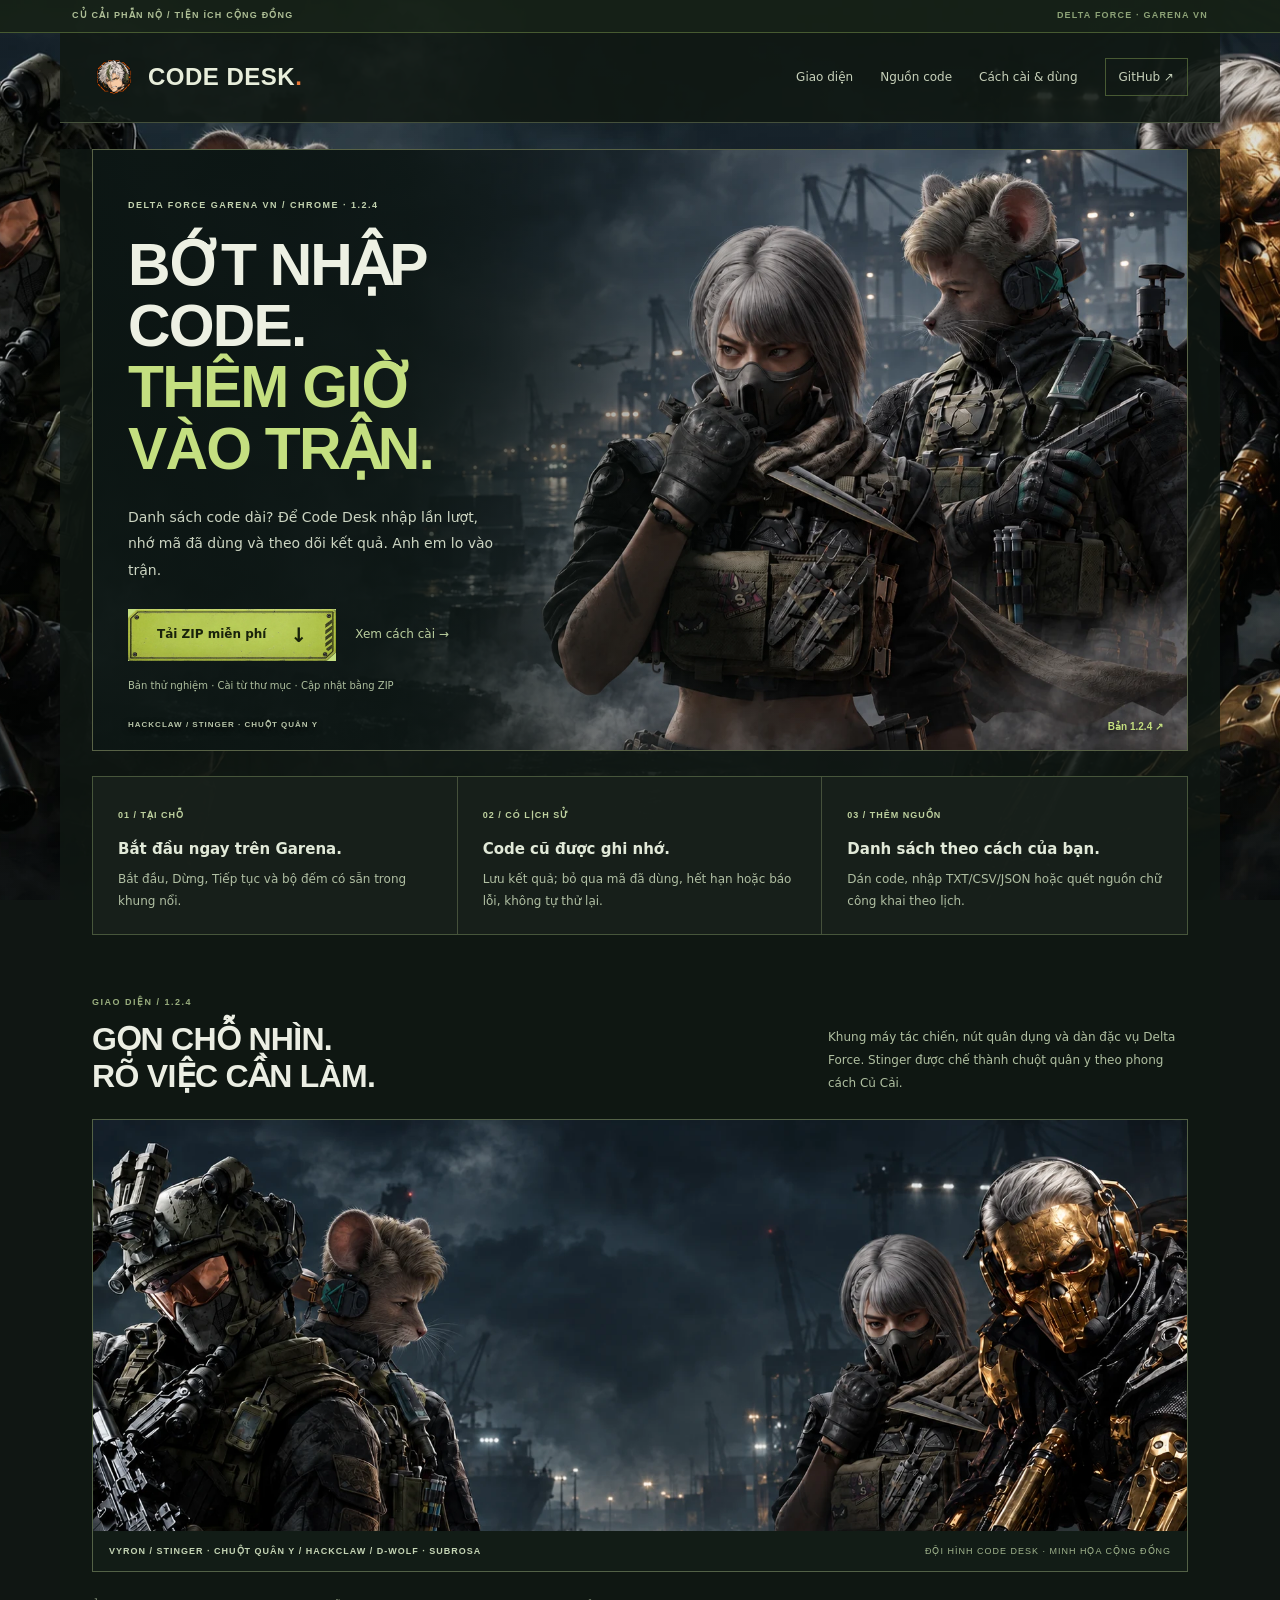
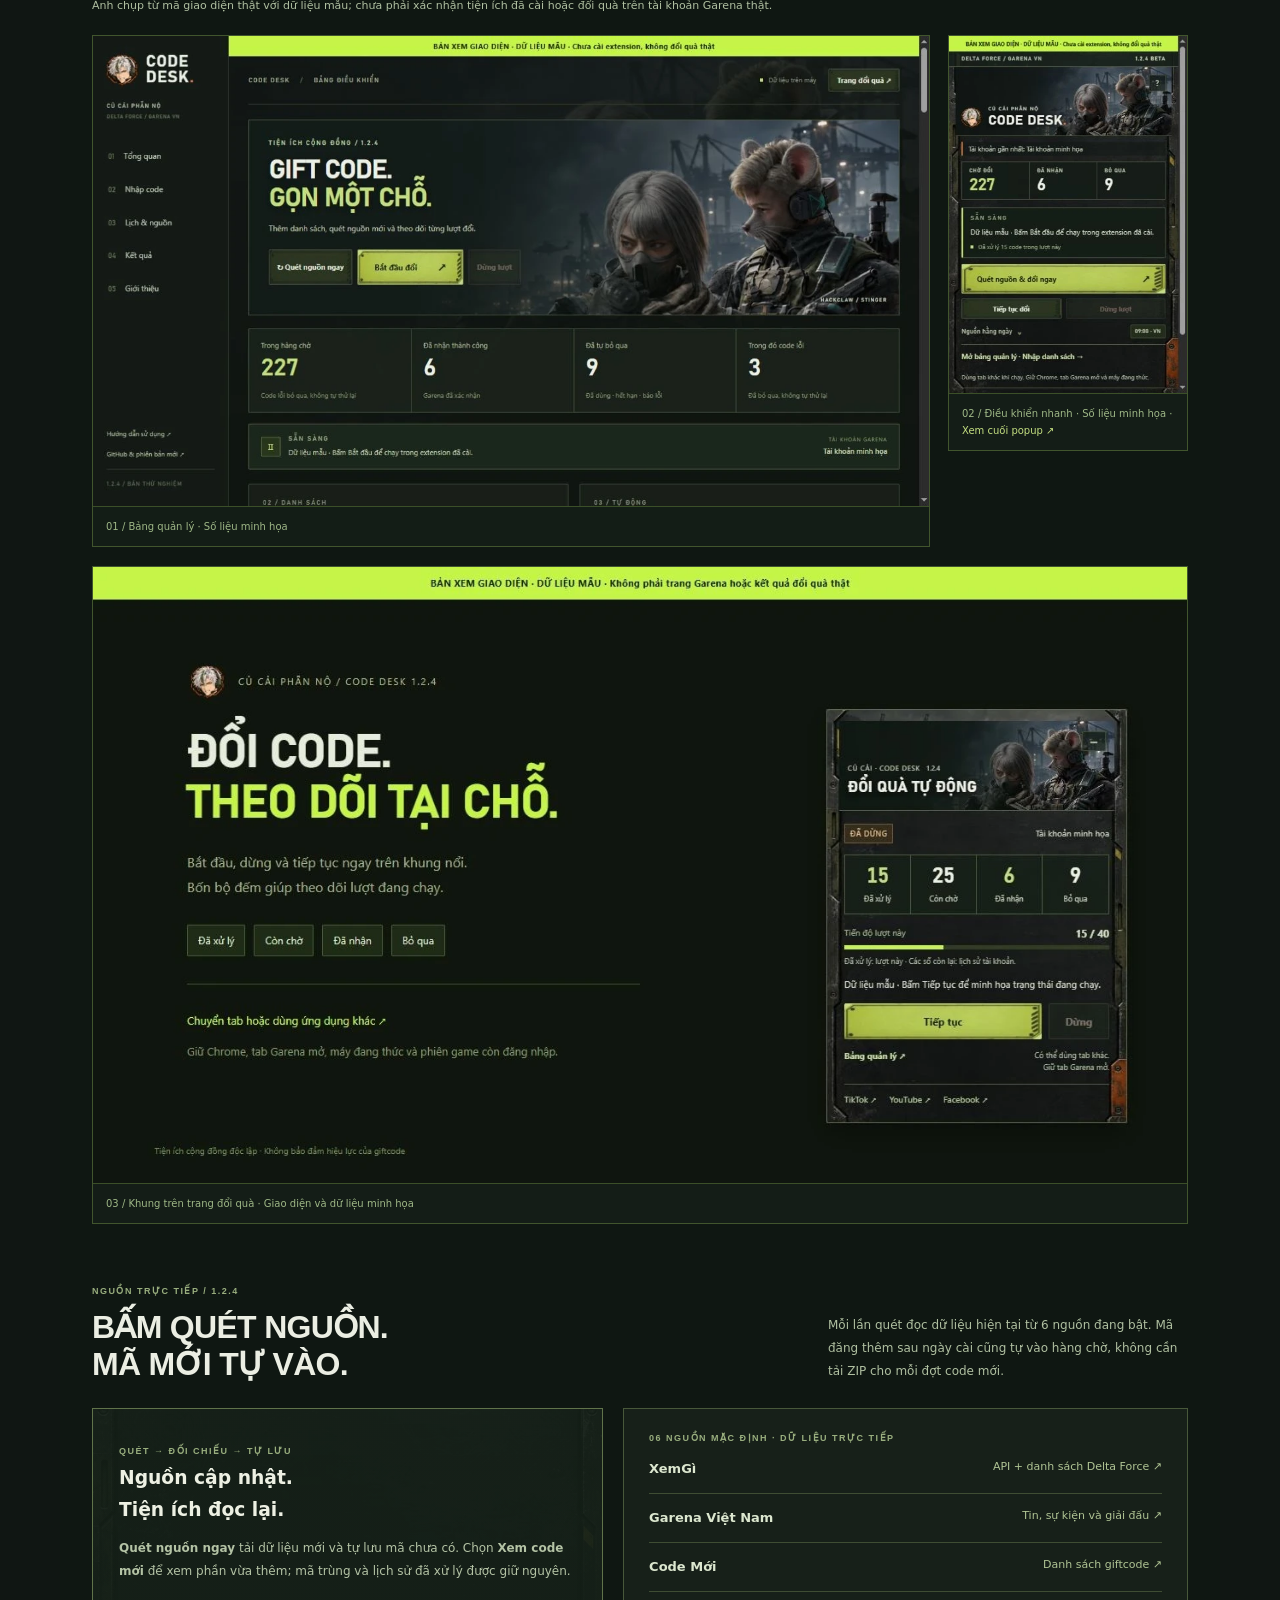
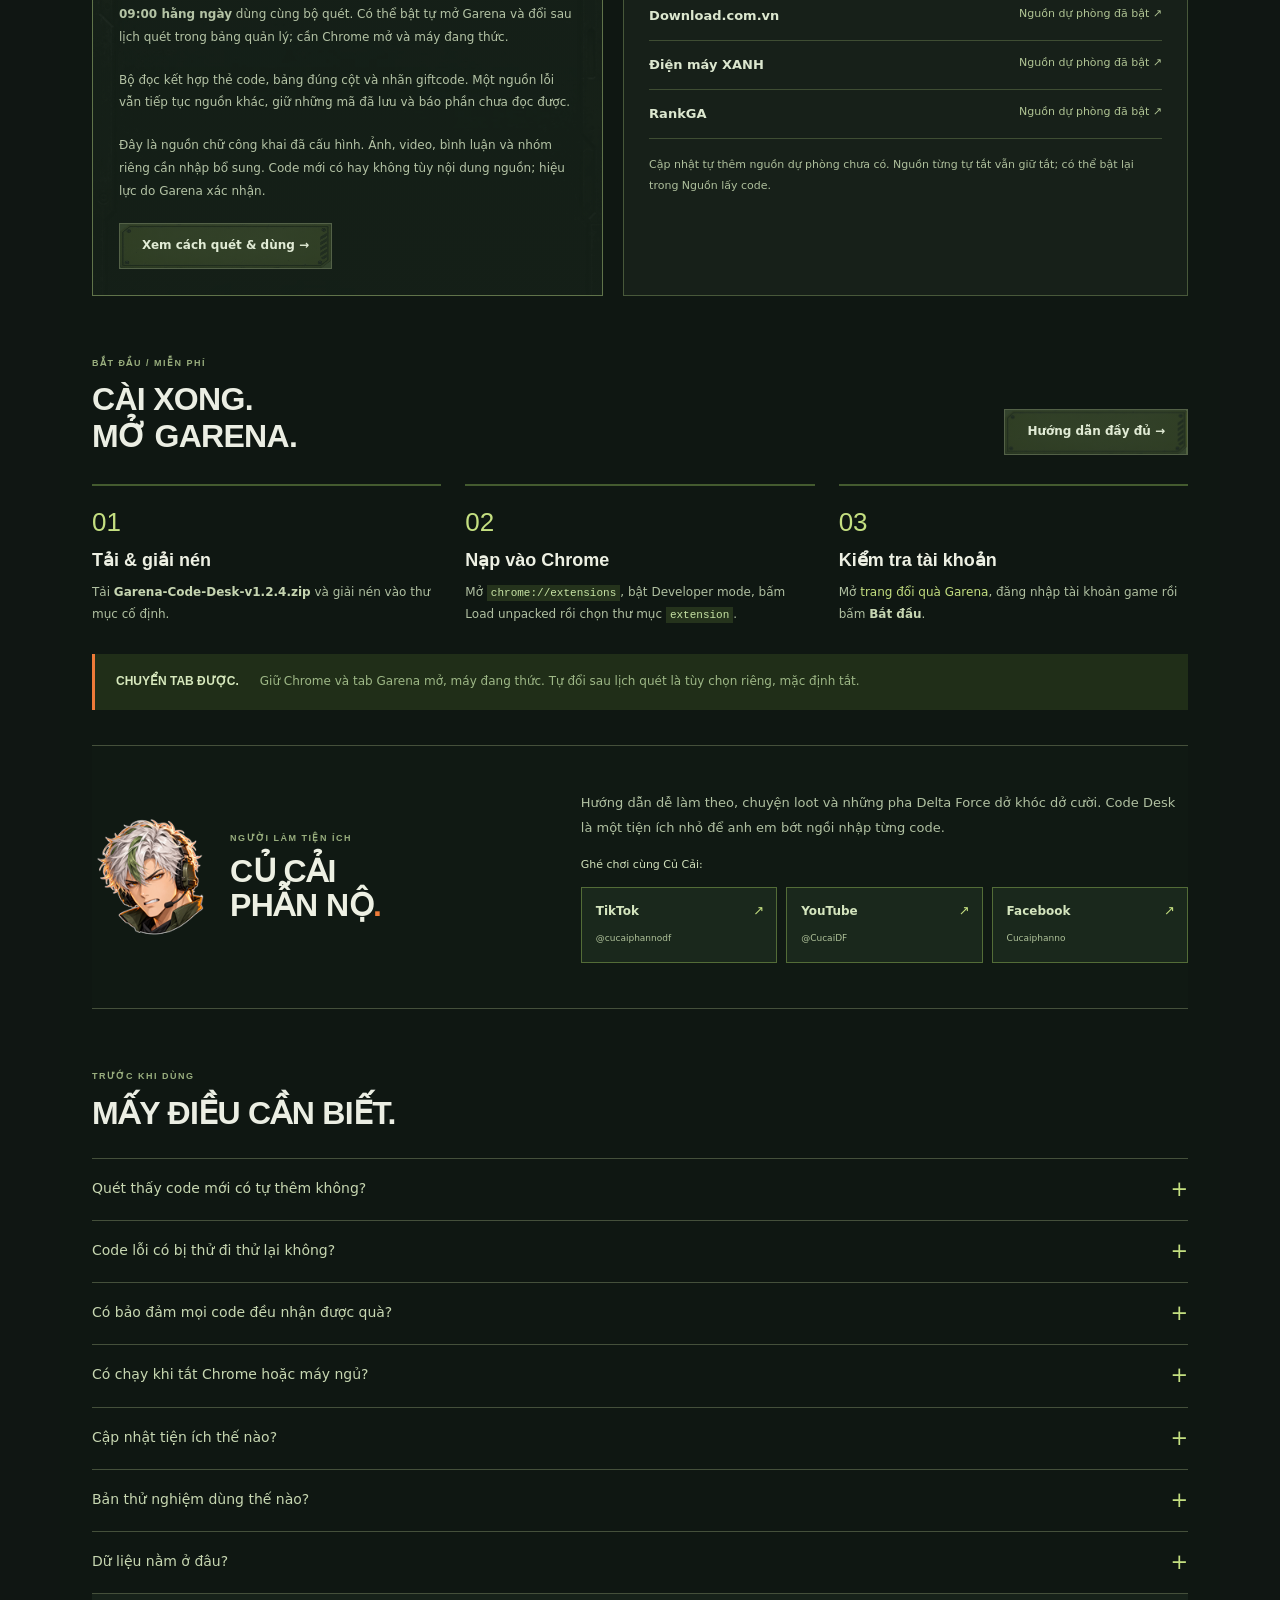
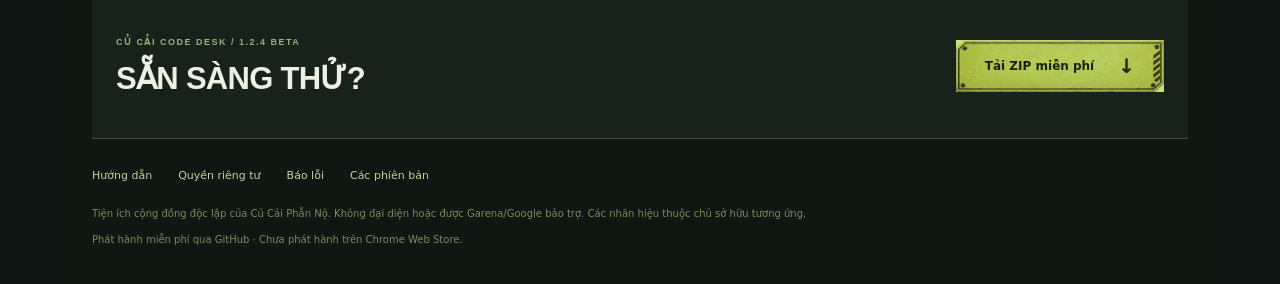
<file: index.html>
<!doctype html>
<html lang="vi"><head>
<meta charset="utf-8"><meta name="viewport" content="width=device-width,initial-scale=1">
<title>Củ Cải Code Desk · Auto nhập giftcode Delta Force</title>
<meta name="description" content="Code Desk của Củ Cải Phẫn Nộ: tiện ích Chrome miễn phí để nhập giftcode Delta Force theo danh sách, quét nguồn mới và theo dõi kết quả ngay trên Garena.">
<meta property="og:type" content="website"><meta property="og:title" content="Củ Cải Code Desk — Auto nhập code Delta Force"><meta property="og:description" content="Bớt nhập từng code. Bắt đầu tại chỗ, xem bộ đếm và nhớ kết quả. Tải miễn phí qua GitHub."><meta property="og:image" content="https://lightharu.github.io/garena-code-desk-site/assets/operators-v1.2.0.jpg"><meta property="og:url" content="https://lightharu.github.io/garena-code-desk-site/"><meta name="twitter:card" content="summary_large_image">
<link rel="icon" type="image/png" href="assets/icon-128.png"><link rel="canonical" href="https://lightharu.github.io/garena-code-desk-site/">
<link rel="stylesheet" href="assets/site.css?v=1.2.4">
</head><body>
<div class="topline"><div>CỦ CẢI PHẪN NỘ / TIỆN ÍCH CỘNG ĐỒNG<span>DELTA FORCE · GARENA VN</span></div></div>
<header class="site-header wrap"><a class="logo" href="./"><img src="assets/icon-128.png" alt="Icon Code Desk" width="44" height="44"><span>CODE DESK<b>.</b></span></a><nav aria-label="Điều hướng website"><a href="#giao-dien">Giao diện</a><a href="#nguon-code">Nguồn code</a><a href="guide.html">Cách cài & dùng</a><a class="nav-github" href="https://github.com/LightHaru/garena-code-desk">GitHub ↗</a></nav></header>
<main class="wrap">
<section class="hero"><div class="hero-art"><img src="assets/operators-site.webp" alt="Hackclaw và Stinger phiên bản meme chuột, giữ trang phục quân y của Delta Force" width="1670" height="941" fetchpriority="high"></div><div class="hero-copy"><p class="eyebrow">DELTA FORCE GARENA VN / CHROME · 1.2.4</p><h1>BỚT NHẬP CODE.<br><em>THÊM GIỜ <br>VÀO TRẬN.</em></h1><p class="lead">Danh sách code dài? Để Code Desk nhập lần lượt, nhớ mã đã dùng và theo dõi kết quả. Anh em lo vào trận.</p><div class="hero-actions"><a class="button primary" href="https://github.com/LightHaru/garena-code-desk/releases/download/v1.2.4/Garena-Code-Desk-v1.2.4.zip">Tải ZIP miễn phí <span>↓</span></a><a class="text-link" href="guide.html">Xem cách cài →</a></div><p class="small-note">Bản thử nghiệm · Cài từ thư mục · Cập nhật bằng ZIP</p></div><div class="hero-stamp"><span>HACKCLAW / STINGER · CHUỘT QUÂN Y</span><a href="https://github.com/LightHaru/garena-code-desk/releases/tag/v1.2.4">Bản 1.2.4 ↗</a></div></section>
<section class="feature-rail" aria-label="Tính năng chính"><article><span>01 / TẠI CHỖ</span><h2>Bắt đầu ngay trên Garena.</h2><p>Bắt đầu, Dừng, Tiếp tục và bộ đếm có sẵn trong khung nổi.</p></article><article><span>02 / CÓ LỊCH SỬ</span><h2>Code cũ được ghi nhớ.</h2><p>Lưu kết quả; bỏ qua mã đã dùng, hết hạn hoặc báo lỗi, không tự thử lại.</p></article><article><span>03 / THÊM NGUỒN</span><h2>Danh sách theo cách của bạn.</h2><p>Dán code, nhập TXT/CSV/JSON hoặc quét nguồn chữ công khai theo lịch.</p></article></section>
<section class="section-block" id="giao-dien"><div class="section-heading"><div><p class="eyebrow">GIAO DIỆN / 1.2.4</p><h2>GỌN CHỖ NHÌN.<br>RÕ VIỆC CẦN LÀM.</h2></div><p>Khung máy tác chiến, nút quân dụng và dàn đặc vụ Delta Force. Stinger được chế thành chuột quân y theo phong cách Củ Cải.</p></div><figure class="squad-strip"><img src="assets/squad-site-v1.2.0.webp" alt="Vyron, Stinger phiên bản chuột quân y, Hackclaw và D-Wolf skin Subrosa" width="1920" height="1080" loading="lazy"><figcaption>VYRON / STINGER · CHUỘT QUÂN Y / HACKCLAW / D-WOLF · SUBROSA<span>ĐỘI HÌNH CODE DESK · MINH HỌA CỘNG ĐỒNG</span></figcaption></figure><p class="preview-note">Ảnh chụp từ mã giao diện thật với dữ liệu mẫu; chưa phải xác nhận tiện ích đã cài hoặc đổi quà trên tài khoản Garena thật.</p><div class="gallery"><figure class="wide-shot"><img src="assets/dashboard-v1.2.4.webp" alt="Bản xem bảng quản lý Code Desk với thanh điều hướng, bộ đếm và nút Bắt đầu" width="1280" height="720" loading="lazy"><figcaption>01 / Bảng quản lý · Số liệu minh họa</figcaption></figure><figure class="popup-shot"><img src="assets/popup-v1.2.4.webp" alt="Bản xem popup Code Desk, nút quét nguồn và ba kênh Củ Cải Phẫn Nộ" width="400" height="600" loading="lazy"><figcaption>02 / Điều khiển nhanh · Số liệu minh họa · <a href="assets/popup-bottom-v1.2.4.webp">Xem cuối popup ↗</a></figcaption></figure></div><figure class="panel-shot"><img src="assets/panel-v1.2.4.webp" alt="Bản xem khung nổi với Bắt đầu, Dừng, Tiếp tục, bộ đếm và thanh tiến độ" width="1280" height="720" loading="lazy"><figcaption>03 / Khung trên trang đổi quà · Giao diện và dữ liệu minh họa</figcaption></figure></section>
<section class="section-block code-sources" id="nguon-code"><div class="section-heading"><div><p class="eyebrow">NGUỒN TRỰC TIẾP / 1.2.4</p><h2>BẤM QUÉT NGUỒN.<br>MÃ MỚI TỰ VÀO.</h2></div><p>Mỗi lần quét đọc dữ liệu hiện tại từ 6 nguồn đang bật. Mã đăng thêm sau ngày cài cũng tự vào hàng chờ, không cần tải ZIP cho mỗi đợt code mới.</p></div><div class="source-grid"><article class="candidate-card"><span class="eyebrow">QUÉT → ĐỐI CHIẾU → TỰ LƯU</span><h3>Nguồn cập nhật.<br>Tiện ích đọc lại.</h3><p><strong>Quét nguồn ngay</strong> tải dữ liệu mới và tự lưu mã chưa có. Chọn <strong>Xem code mới</strong> để xem phần vừa thêm; mã trùng và lịch sử đã xử lý được giữ nguyên.</p><p><strong>09:00 hằng ngày</strong> dùng cùng bộ quét. Có thể bật tự mở Garena và đổi sau lịch quét trong bảng quản lý; cần Chrome mở và máy đang thức.</p><p>Bộ đọc kết hợp thẻ code, bảng đúng cột và nhãn giftcode. Một nguồn lỗi vẫn tiếp tục nguồn khác, giữ những mã đã lưu và báo phần chưa đọc được.</p><p>Đây là nguồn chữ công khai đã cấu hình. Ảnh, video, bình luận và nhóm riêng cần nhập bổ sung. Code mới có hay không tùy nội dung nguồn; hiệu lực do Garena xác nhận.</p><a class="button secondary" href="guide.html">Xem cách quét &amp; dùng →</a></article><article class="source-links"><p class="eyebrow">06 NGUỒN MẶC ĐỊNH · DỮ LIỆU TRỰC TIẾP</p><a href="https://xemgi.de/codes"><b>XemGì</b><span>API + danh sách Delta Force ↗</span></a><a href="https://deltaforce.garena.vn/"><b>Garena Việt Nam</b><span>Tin, sự kiện và giải đấu ↗</span></a><a href="https://codemoi.net/games/delta-force/"><b>Code Mới</b><span>Danh sách giftcode ↗</span></a><a href="https://download.com.vn/code-game-delta-force-195638"><b>Download.com.vn</b><span>Nguồn dự phòng đã bật ↗</span></a><a href="https://www.dienmayxanh.com/kinh-nghiem-hay/code-delta-force-garena-moi-nhat-1591472"><b>Điện máy XANH</b><span>Nguồn dự phòng đã bật ↗</span></a><a href="https://rankga.com/code-delta-force/"><b>RankGA</b><span>Nguồn dự phòng đã bật ↗</span></a><p>Cập nhật tự thêm nguồn dự phòng chưa có. Nguồn từng tự tắt vẫn giữ tắt; có thể bật lại trong Nguồn lấy code.</p></article></div></section>
<section class="section-block install" id="cai-dat"><div class="section-heading"><div><p class="eyebrow">BẮT ĐẦU / MIỄN PHÍ</p><h2>CÀI XONG.<br>MỞ GARENA.</h2></div><a class="button secondary" href="guide.html">Hướng dẫn đầy đủ →</a></div><div class="install-grid"><article><b>01</b><h3>Tải & giải nén</h3><p>Tải <strong>Garena-Code-Desk-v1.2.4.zip</strong> và giải nén vào thư mục cố định.</p></article><article><b>02</b><h3>Nạp vào Chrome</h3><p>Mở <code>chrome://extensions</code>, bật Developer mode, bấm Load unpacked rồi chọn thư mục <code>extension</code>.</p></article><article><b>03</b><h3>Kiểm tra tài khoản</h3><p>Mở <a href="https://redeem.df.garena.sg/vi/cdkgarena.html">trang đổi quà Garena</a>, đăng nhập tài khoản game rồi bấm <strong>Bắt đầu</strong>.</p></article></div><div class="usage-note"><b>CHUYỂN TAB ĐƯỢC.</b><span>Giữ Chrome và tab Garena mở, máy đang thức. Tự đổi sau lịch quét là tùy chọn riêng, mặc định tắt.</span></div></section>
<section class="creator" id="cu-cai"><div class="creator-name"><img src="assets/creator-avatar.png" alt="Avatar anime tóc bạc của Củ Cải Phẫn Nộ" width="120" height="120"><div><p class="eyebrow">NGƯỜI LÀM TIỆN ÍCH</p><h2>CỦ CẢI<br>PHẪN NỘ<span>.</span></h2></div></div><div class="creator-bio"><p>Hướng dẫn dễ làm theo, chuyện loot và những pha Delta Force dở khóc dở cười. Code Desk là một tiện ích nhỏ để anh em bớt ngồi nhập từng code.</p><p class="follow-label">Ghé chơi cùng Củ Cải:</p><nav class="creator-channels" aria-label="Ba kênh Củ Cải Phẫn Nộ"><a href="https://www.tiktok.com/@cucaiphannodf"><b>TikTok</b><small>@cucaiphannodf</small><span>↗</span></a><a href="https://www.youtube.com/@CucaiDF"><b>YouTube</b><small>@CucaiDF</small><span>↗</span></a><a href="https://www.facebook.com/profile.php?id=61594886253423"><b>Facebook</b><small>Cucaiphanno</small><span>↗</span></a></nav></div></section>
<section class="section-block faq"><p class="eyebrow">TRƯỚC KHI DÙNG</p><h2>MẤY ĐIỀU CẦN BIẾT.</h2><details><summary>Quét thấy code mới có tự thêm không?</summary><p>Có. Mỗi lần quét tải dữ liệu hiện tại của nguồn đang bật. Mã đăng sau ngày cài tự được nhận dạng và lưu vào hàng chờ, không cần tải ZIP cho từng đợt code. Nút Xem code mới và bộ lọc Mới từ lượt quét giúp xem riêng các mã vừa thêm. Mã trùng và lịch sử cũ được giữ nguyên.</p></details><details><summary>Code lỗi có bị thử đi thử lại không?</summary><p>Không. Từ bản 1.2.2, code báo lỗi được bỏ qua và lưu lịch sử, không hẹn thử lại sau 24 giờ. Khi cập nhật, các mã đang chờ thử lại, chưa mở đổi hoặc cần kiểm tra của bản cũ cũng được bỏ qua. Quét nguồn không đưa chúng trở lại hàng chờ. Khi cần đăng nhập, xác minh hoặc bị giới hạn tốc độ, lượt sẽ tạm dừng để xử lý trên Garena rồi tiếp tục các code còn lại.</p></details><details><summary>Có bảo đảm mọi code đều nhận được quà?</summary><p>Code tìm thấy là ứng viên. Hiệu lực, điều kiện tài khoản và quyền nhận quà do Garena quyết định. Code Desk ghi nhận phản hồi để xử lý hàng chờ.</p></details><details><summary>Có chạy khi tắt Chrome hoặc máy ngủ?</summary><p>Cần giữ Chrome, tab Garena mở và máy đang thức. Khi hết phiên đăng nhập, gặp xác minh hoặc kết quả chưa rõ, cần kiểm tra trực tiếp trên trang Garena.</p></details><details><summary>Cập nhật tiện ích thế nào?</summary><p>Dừng lượt, chờ code đang gửi có kết quả. Tải ZIP mới, thay nội dung extension vào đúng thư mục cũ, bấm Tải lại tiện ích rồi tải lại trang Garena. Đây là cập nhật phần mềm; danh sách code được lấy trực tiếp mỗi lượt quét. Xem từng bước trong <a href="guide.html">hướng dẫn</a>.</p></details><details><summary>Bản thử nghiệm dùng thế nào?</summary><p>Bắt đầu với vài code và xem phản hồi ngay trên trang Garena. Giao diện có dữ liệu mẫu để xem trước; hiệu lực của code và điều kiện nhận quà do Garena quyết định.</p></details><details><summary>Dữ liệu nằm ở đâu?</summary><p>Tên hiển thị, code và lịch sử được lưu trong hồ sơ Chrome. Tiện ích không có máy chủ nhận lịch sử hoặc công cụ phân tích hành vi. Xem <a href="privacy.html">quyền riêng tư và quyền truy cập</a>.</p></details></section>
<section class="download-end"><div><p class="eyebrow">CỦ CẢI CODE DESK / 1.2.4 BETA</p><h2>SẴN SÀNG THỬ?</h2></div><a class="button primary" href="https://github.com/LightHaru/garena-code-desk/releases/download/v1.2.4/Garena-Code-Desk-v1.2.4.zip">Tải ZIP miễn phí <span>↓</span></a></section>
</main><footer class="wrap"><nav><a href="guide.html">Hướng dẫn</a><a href="privacy.html">Quyền riêng tư</a><a href="https://github.com/LightHaru/garena-code-desk/issues">Báo lỗi</a><a href="https://github.com/LightHaru/garena-code-desk/releases">Các phiên bản</a></nav><p>Tiện ích cộng đồng độc lập của Củ Cải Phẫn Nộ. Không đại diện hoặc được Garena/Google bảo trợ. Các nhãn hiệu thuộc chủ sở hữu tương ứng.</p><p>Phát hành miễn phí qua GitHub · Chưa phát hành trên Chrome Web Store.</p></footer>
<div class="backdrop-credit" aria-hidden="true">VYRON / STINGER · CHUỘT QUÂN Y / HACKCLAW / D-WOLF · SUBROSA</div></body></html>
</file>
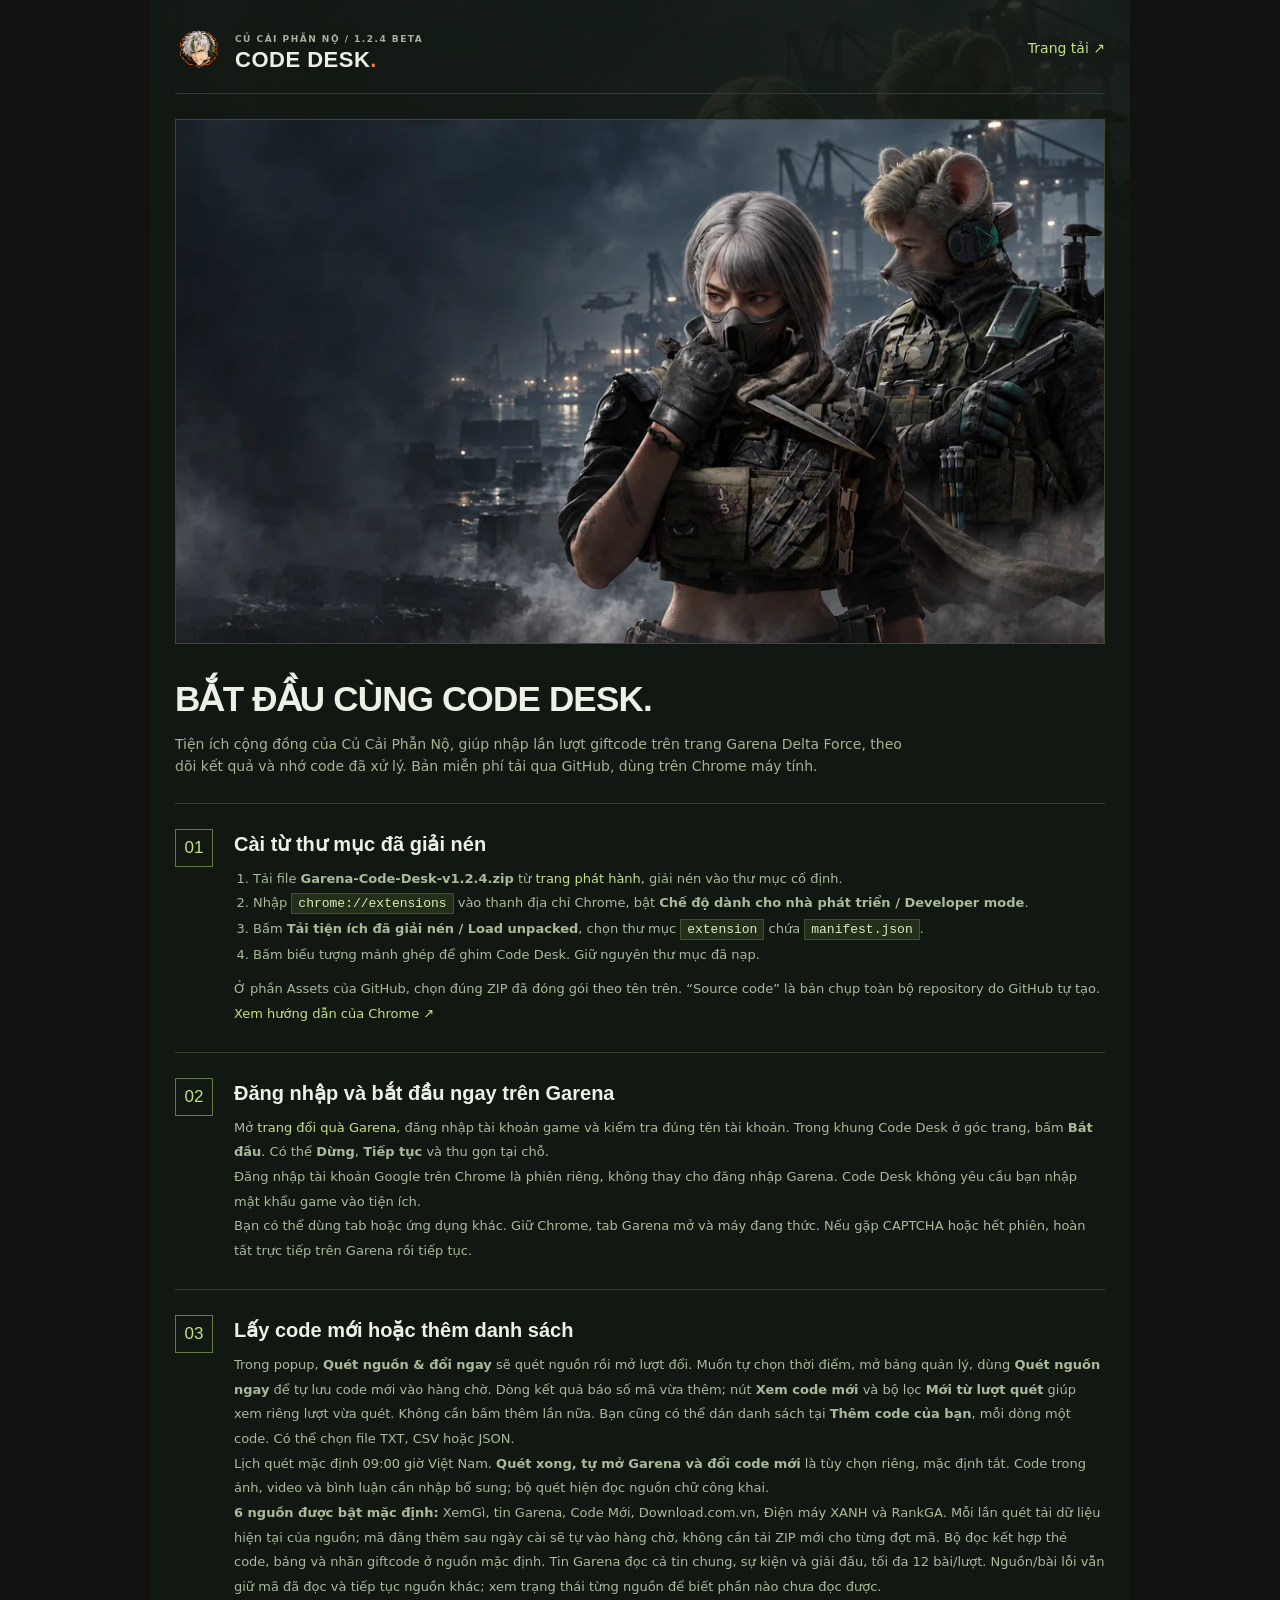
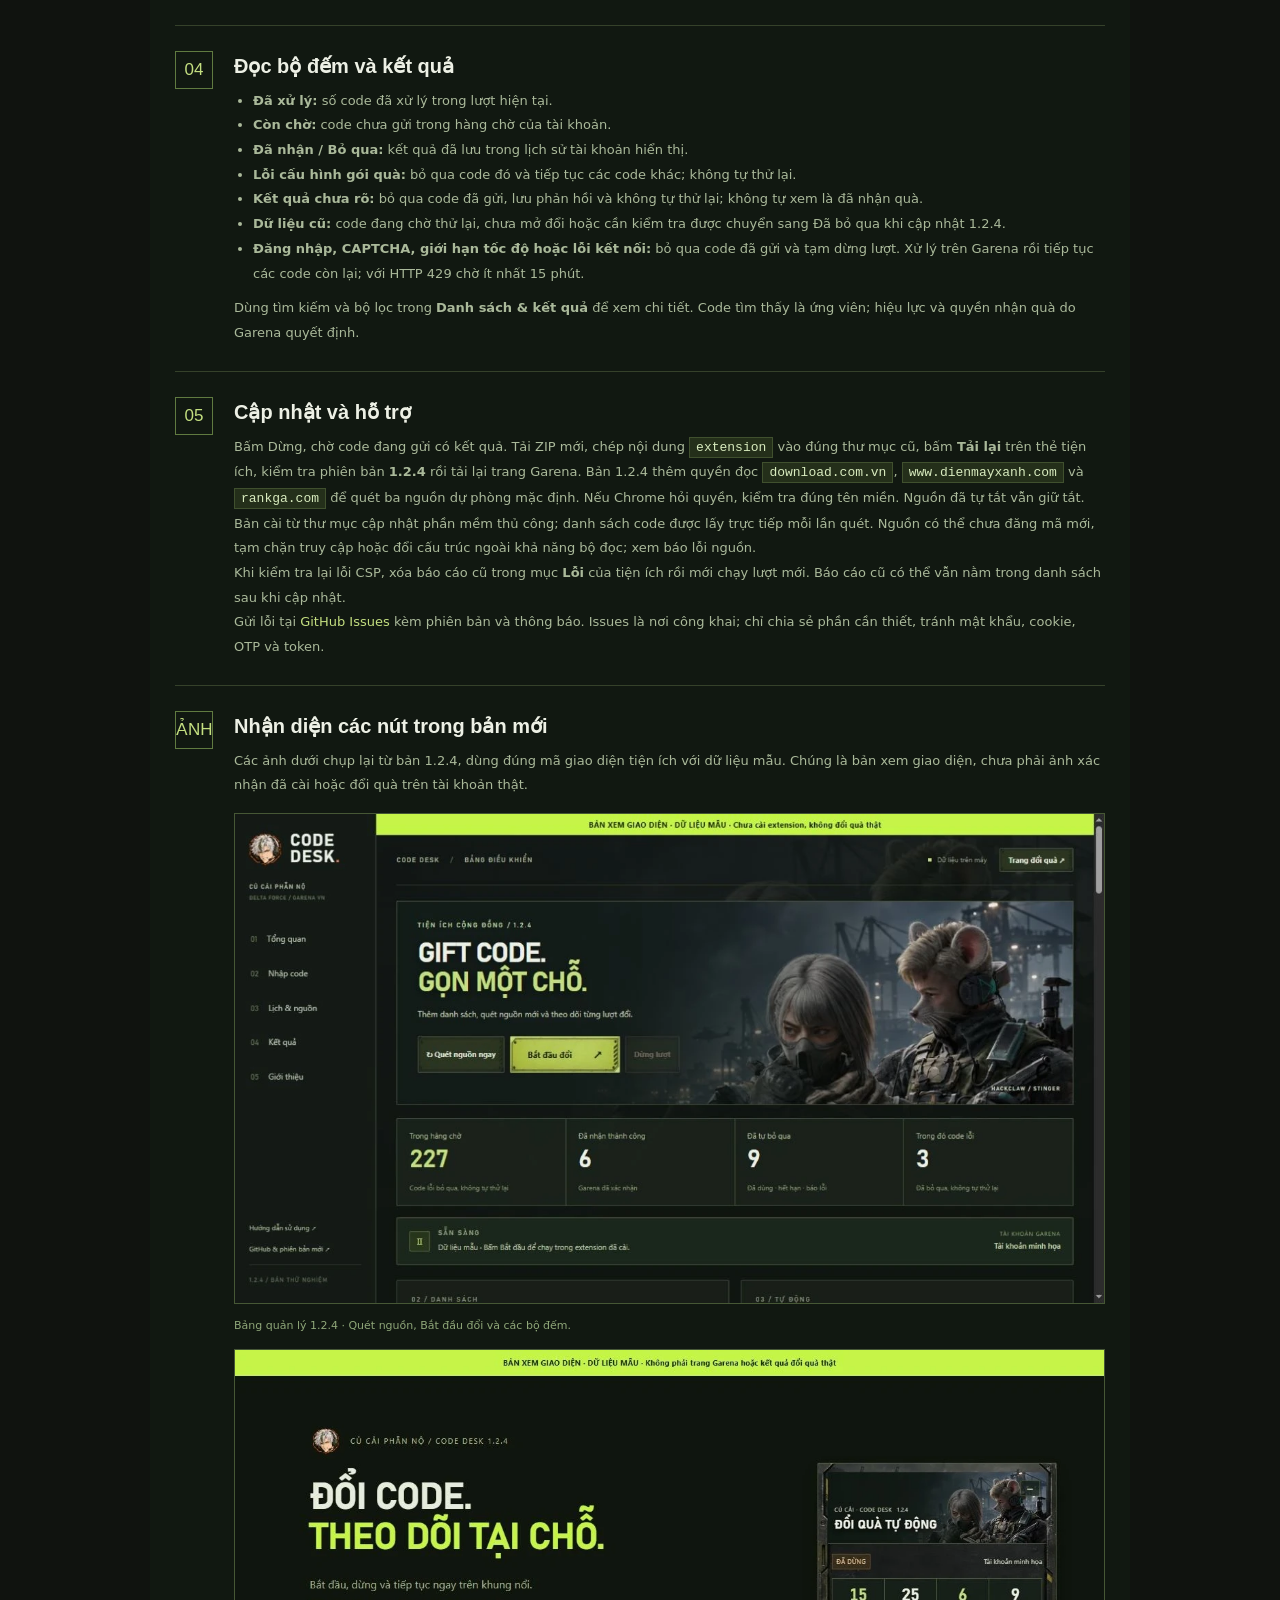
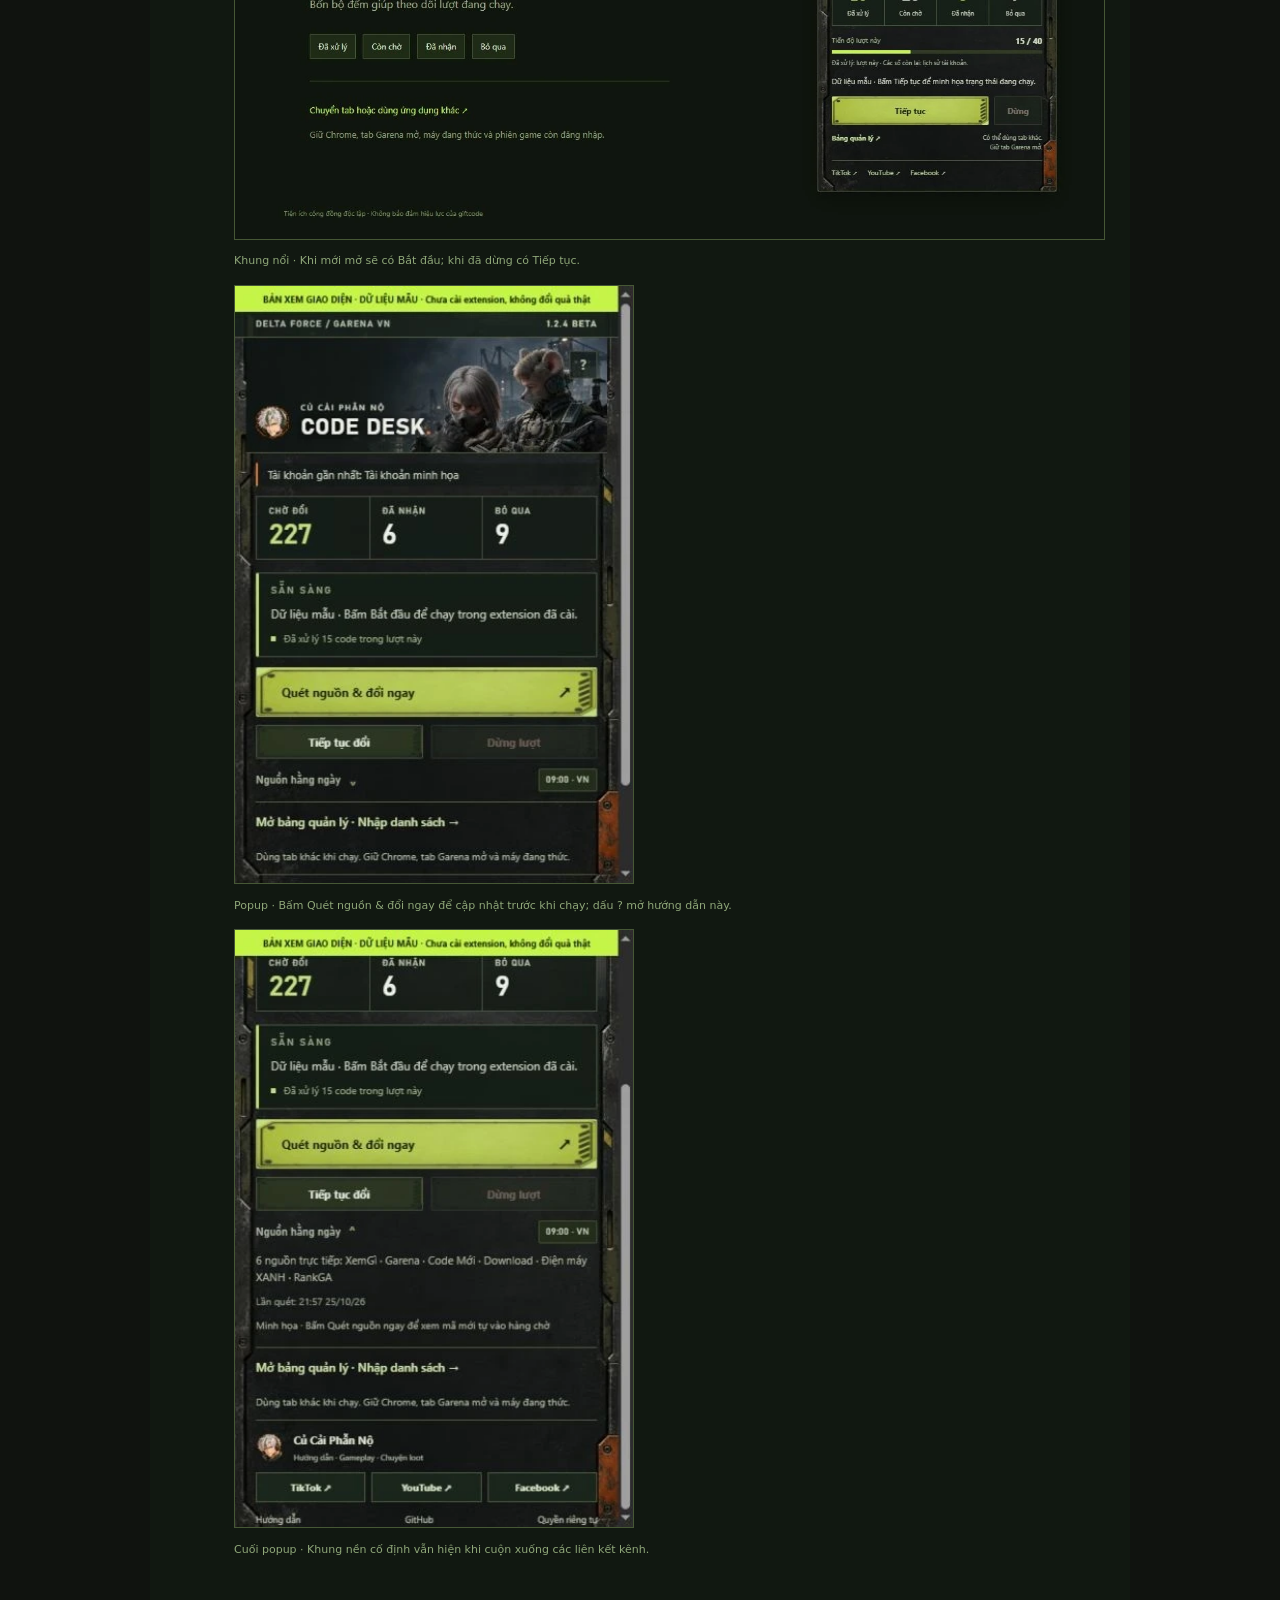
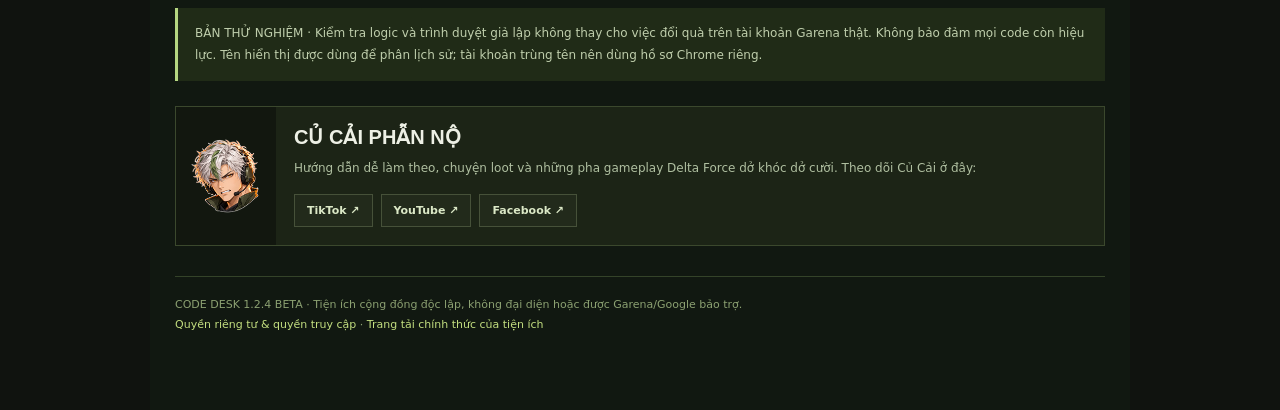
<file: guide.html>
<!doctype html>
<html lang="vi">
<head><meta charset="utf-8"><meta name="viewport" content="width=device-width,initial-scale=1"><title>Hướng dẫn · Củ Cải Code Desk</title><link rel="stylesheet" href="assets/style.css?v=1.2.4"><link rel="stylesheet" href="assets/tactical.css?v=1.2.4"><link rel="stylesheet" href="assets/field.css?v=1.2.4"></head>
<body class="guide">
  <header class="guide-header"><div class="brand"><img class="brand-mark" src="assets/icon-128.png?v=1.2.4" alt="Icon Code Desk" width="48" height="48"><div><small>CỦ CẢI PHẪN NỘ / 1.2.4 BETA</small><h1>CODE DESK<span class="brand-dot">.</span></h1></div></div><a href="./">Trang tải ↗</a></header>
  <img class="guide-hero" src="assets/operators-v1.2.0.webp?v=1.2.4" alt="Hackclaw và Stinger chuột quân y — giao diện Code Desk 1.2.4" width="960" height="541">
  <h2>BẮT ĐẦU CÙNG CODE DESK.</h2>
  <p class="guide-intro">Tiện ích cộng đồng của Củ Cải Phẫn Nộ, giúp nhập lần lượt giftcode trên trang Garena Delta Force, theo dõi kết quả và nhớ code đã xử lý. Bản miễn phí tải qua GitHub, dùng trên Chrome máy tính.</p>
  <section class="guide-step"><span class="step-number">01</span><div><h3>Cài từ thư mục đã giải nén</h3><ol><li>Tải file <strong>Garena-Code-Desk-v1.2.4.zip</strong> từ <a href="https://github.com/LightHaru/garena-code-desk/releases/tag/v1.2.4" target="_blank" rel="noopener">trang phát hành</a>, giải nén vào thư mục cố định.</li><li>Nhập <code>chrome://extensions</code> vào thanh địa chỉ Chrome, bật <strong>Chế độ dành cho nhà phát triển / Developer mode</strong>.</li><li>Bấm <strong>Tải tiện ích đã giải nén / Load unpacked</strong>, chọn thư mục <code>extension</code> chứa <code>manifest.json</code>.</li><li>Bấm biểu tượng mảnh ghép để ghim Code Desk. Giữ nguyên thư mục đã nạp.</li></ol><p>Ở phần Assets của GitHub, chọn đúng ZIP đã đóng gói theo tên trên. “Source code” là bản chụp toàn bộ repository do GitHub tự tạo. <a href="https://developer.chrome.com/docs/extensions/get-started/tutorial/hello-world#load-an-unpacked-extension" target="_blank" rel="noopener">Xem hướng dẫn của Chrome ↗</a></p></div></section>
  <section class="guide-step"><span class="step-number">02</span><div><h3>Đăng nhập và bắt đầu ngay trên Garena</h3><p>Mở <a href="https://redeem.df.garena.sg/vi/cdkgarena.html" target="_blank" rel="noopener">trang đổi quà Garena</a>, đăng nhập tài khoản game và kiểm tra đúng tên tài khoản. Trong khung Code Desk ở góc trang, bấm <strong>Bắt đầu</strong>. Có thể <strong>Dừng</strong>, <strong>Tiếp tục</strong> và thu gọn tại chỗ.</p><p>Đăng nhập tài khoản Google trên Chrome là phiên riêng, không thay cho đăng nhập Garena. Code Desk không yêu cầu bạn nhập mật khẩu game vào tiện ích.</p><p>Bạn có thể dùng tab hoặc ứng dụng khác. Giữ Chrome, tab Garena mở và máy đang thức. Nếu gặp CAPTCHA hoặc hết phiên, hoàn tất trực tiếp trên Garena rồi tiếp tục.</p></div></section>
  <section class="guide-step"><span class="step-number">03</span><div><h3>Lấy code mới hoặc thêm danh sách</h3><p>Trong popup, <strong>Quét nguồn & đổi ngay</strong> sẽ quét nguồn rồi mở lượt đổi. Muốn tự chọn thời điểm, mở bảng quản lý, dùng <strong>Quét nguồn ngay</strong> để tự lưu code mới vào hàng chờ. Dòng kết quả báo số mã vừa thêm; nút <strong>Xem code mới</strong> và bộ lọc <strong>Mới từ lượt quét</strong> giúp xem riêng lượt vừa quét. Không cần bấm thêm lần nữa. Bạn cũng có thể dán danh sách tại <strong>Thêm code của bạn</strong>, mỗi dòng một code. Có thể chọn file TXT, CSV hoặc JSON.</p><p>Lịch quét mặc định 09:00 giờ Việt Nam. <strong>Quét xong, tự mở Garena và đổi code mới</strong> là tùy chọn riêng, mặc định tắt. Code trong ảnh, video và bình luận cần nhập bổ sung; bộ quét hiện đọc nguồn chữ công khai.</p><p><strong>6 nguồn được bật mặc định:</strong> XemGì, tin Garena, Code Mới, Download.com.vn, Điện máy XANH và RankGA. Mỗi lần quét tải dữ liệu hiện tại của nguồn; mã đăng thêm sau ngày cài sẽ tự vào hàng chờ, không cần tải ZIP mới cho từng đợt mã. Bộ đọc kết hợp thẻ code, bảng và nhãn giftcode ở nguồn mặc định. Tin Garena đọc cả tin chung, sự kiện và giải đấu, tối đa 12 bài/lượt. Nguồn/bài lỗi vẫn giữ mã đã đọc và tiếp tục nguồn khác; xem trạng thái từng nguồn để biết phần nào chưa đọc được.</p></div></section>
  <section class="guide-step"><span class="step-number">04</span><div><h3>Đọc bộ đếm và kết quả</h3><ul><li><strong>Đã xử lý:</strong> số code đã xử lý trong lượt hiện tại.</li><li><strong>Còn chờ:</strong> code chưa gửi trong hàng chờ của tài khoản.</li><li><strong>Đã nhận / Bỏ qua:</strong> kết quả đã lưu trong lịch sử tài khoản hiển thị.</li><li><strong>Lỗi cấu hình gói quà:</strong> bỏ qua code đó và tiếp tục các code khác; không tự thử lại.</li><li><strong>Kết quả chưa rõ:</strong> bỏ qua code đã gửi, lưu phản hồi và không tự thử lại; không tự xem là đã nhận quà.</li><li><strong>Dữ liệu cũ:</strong> code đang chờ thử lại, chưa mở đổi hoặc cần kiểm tra được chuyển sang Đã bỏ qua khi cập nhật 1.2.4.</li><li><strong>Đăng nhập, CAPTCHA, giới hạn tốc độ hoặc lỗi kết nối:</strong> bỏ qua code đã gửi và tạm dừng lượt. Xử lý trên Garena rồi tiếp tục các code còn lại; với HTTP 429 chờ ít nhất 15 phút.</li></ul><p>Dùng tìm kiếm và bộ lọc trong <strong>Danh sách & kết quả</strong> để xem chi tiết. Code tìm thấy là ứng viên; hiệu lực và quyền nhận quà do Garena quyết định.</p></div></section>
  <section class="guide-step"><span class="step-number">05</span><div><h3>Cập nhật và hỗ trợ</h3><p>Bấm Dừng, chờ code đang gửi có kết quả. Tải ZIP mới, chép nội dung <code>extension</code> vào đúng thư mục cũ, bấm <strong>Tải lại</strong> trên thẻ tiện ích, kiểm tra phiên bản <strong>1.2.4</strong> rồi tải lại trang Garena. Bản 1.2.4 thêm quyền đọc <code>download.com.vn</code>, <code>www.dienmayxanh.com</code> và <code>rankga.com</code> để quét ba nguồn dự phòng mặc định. Nếu Chrome hỏi quyền, kiểm tra đúng tên miền. Nguồn đã tự tắt vẫn giữ tắt. Bản cài từ thư mục cập nhật phần mềm thủ công; danh sách code được lấy trực tiếp mỗi lần quét. Nguồn có thể chưa đăng mã mới, tạm chặn truy cập hoặc đổi cấu trúc ngoài khả năng bộ đọc; xem báo lỗi nguồn.</p><p>Khi kiểm tra lại lỗi CSP, xóa báo cáo cũ trong mục <strong>Lỗi</strong> của tiện ích rồi mới chạy lượt mới. Báo cáo cũ có thể vẫn nằm trong danh sách sau khi cập nhật.</p><p>Gửi lỗi tại <a href="https://github.com/LightHaru/garena-code-desk/issues" target="_blank" rel="noopener">GitHub Issues</a> kèm phiên bản và thông báo. Issues là nơi công khai; chỉ chia sẻ phần cần thiết, tránh mật khẩu, cookie, OTP và token.</p></div></section>
  <section class="guide-step"><span class="step-number">ẢNH</span><div><h3>Nhận diện các nút trong bản mới</h3><p>Các ảnh dưới chụp lại từ bản 1.2.4, dùng đúng mã giao diện tiện ích với dữ liệu mẫu. Chúng là bản xem giao diện, chưa phải ảnh xác nhận đã cài hoặc đổi quà trên tài khoản thật.</p><figure><img src="assets/help-dashboard.webp?v=1.2.4" alt="Bảng quản lý Code Desk 1.2.4 — dữ liệu mẫu" width="1280" height="720" loading="lazy"><figcaption>Bảng quản lý 1.2.4 · Quét nguồn, Bắt đầu đổi và các bộ đếm.</figcaption></figure><figure><img src="assets/help-panel.webp?v=1.2.4" alt="Bản xem khung nổi: Tiếp tục, Dừng, bốn bộ đếm và tiến độ" width="1280" height="720" loading="lazy"><figcaption>Khung nổi · Khi mới mở sẽ có Bắt đầu; khi đã dừng có Tiếp tục.</figcaption></figure><figure><img src="assets/help-popup.webp?v=1.2.4" alt="Bản xem popup: Quét nguồn và đổi ngay, Tiếp tục đổi, hướng dẫn và ba kênh Củ Cải" width="400" height="600" loading="lazy"><figcaption>Popup · Bấm Quét nguồn & đổi ngay để cập nhật trước khi chạy; dấu ? mở hướng dẫn này.</figcaption></figure><figure><img src="assets/help-popup-bottom.webp?v=1.2.4" alt="Bản xem cuối popup: khung nền còn nguyên khi cuộn tới ba kênh Củ Cải" width="400" height="600" loading="lazy"><figcaption>Cuối popup · Khung nền cố định vẫn hiện khi cuộn xuống các liên kết kênh.</figcaption></figure></div></section>
  <div class="guide-note">BẢN THỬ NGHIỆM · Kiểm tra logic và trình duyệt giả lập không thay cho việc đổi quà trên tài khoản Garena thật. Không bảo đảm mọi code còn hiệu lực. Tên hiển thị được dùng để phân lịch sử; tài khoản trùng tên nên dùng hồ sơ Chrome riêng.</div>
  <section class="creator-card"><div class="creator-art"><img src="assets/creator-avatar.png?v=1.2.4" alt="Avatar anime Củ Cải Phẫn Nộ" width="150" height="150"></div><div class="creator-content"><h3>CỦ CẢI PHẪN NỘ</h3><p>Hướng dẫn dễ làm theo, chuyện loot và những pha gameplay Delta Force dở khóc dở cười. Theo dõi Củ Cải ở đây:</p><nav class="social-links" aria-label="Ba kênh Củ Cải Phẫn Nộ"><a href="https://www.tiktok.com/@cucaiphannodf" target="_blank" rel="noopener noreferrer">TikTok ↗</a><a href="https://www.youtube.com/@CucaiDF" target="_blank" rel="noopener noreferrer">YouTube ↗</a><a href="https://www.facebook.com/profile.php?id=61594886253423" target="_blank" rel="noopener noreferrer">Facebook ↗</a></nav></div></section>
  <footer>CODE DESK 1.2.4 BETA · Tiện ích cộng đồng độc lập, không đại diện hoặc được Garena/Google bảo trợ.<br><a href="privacy.html">Quyền riêng tư & quyền truy cập</a> · <a href="https://lightharu.github.io/garena-code-desk-site/" target="_blank" rel="noopener">Trang tải chính thức của tiện ích</a></footer>
</body></html>
</file>
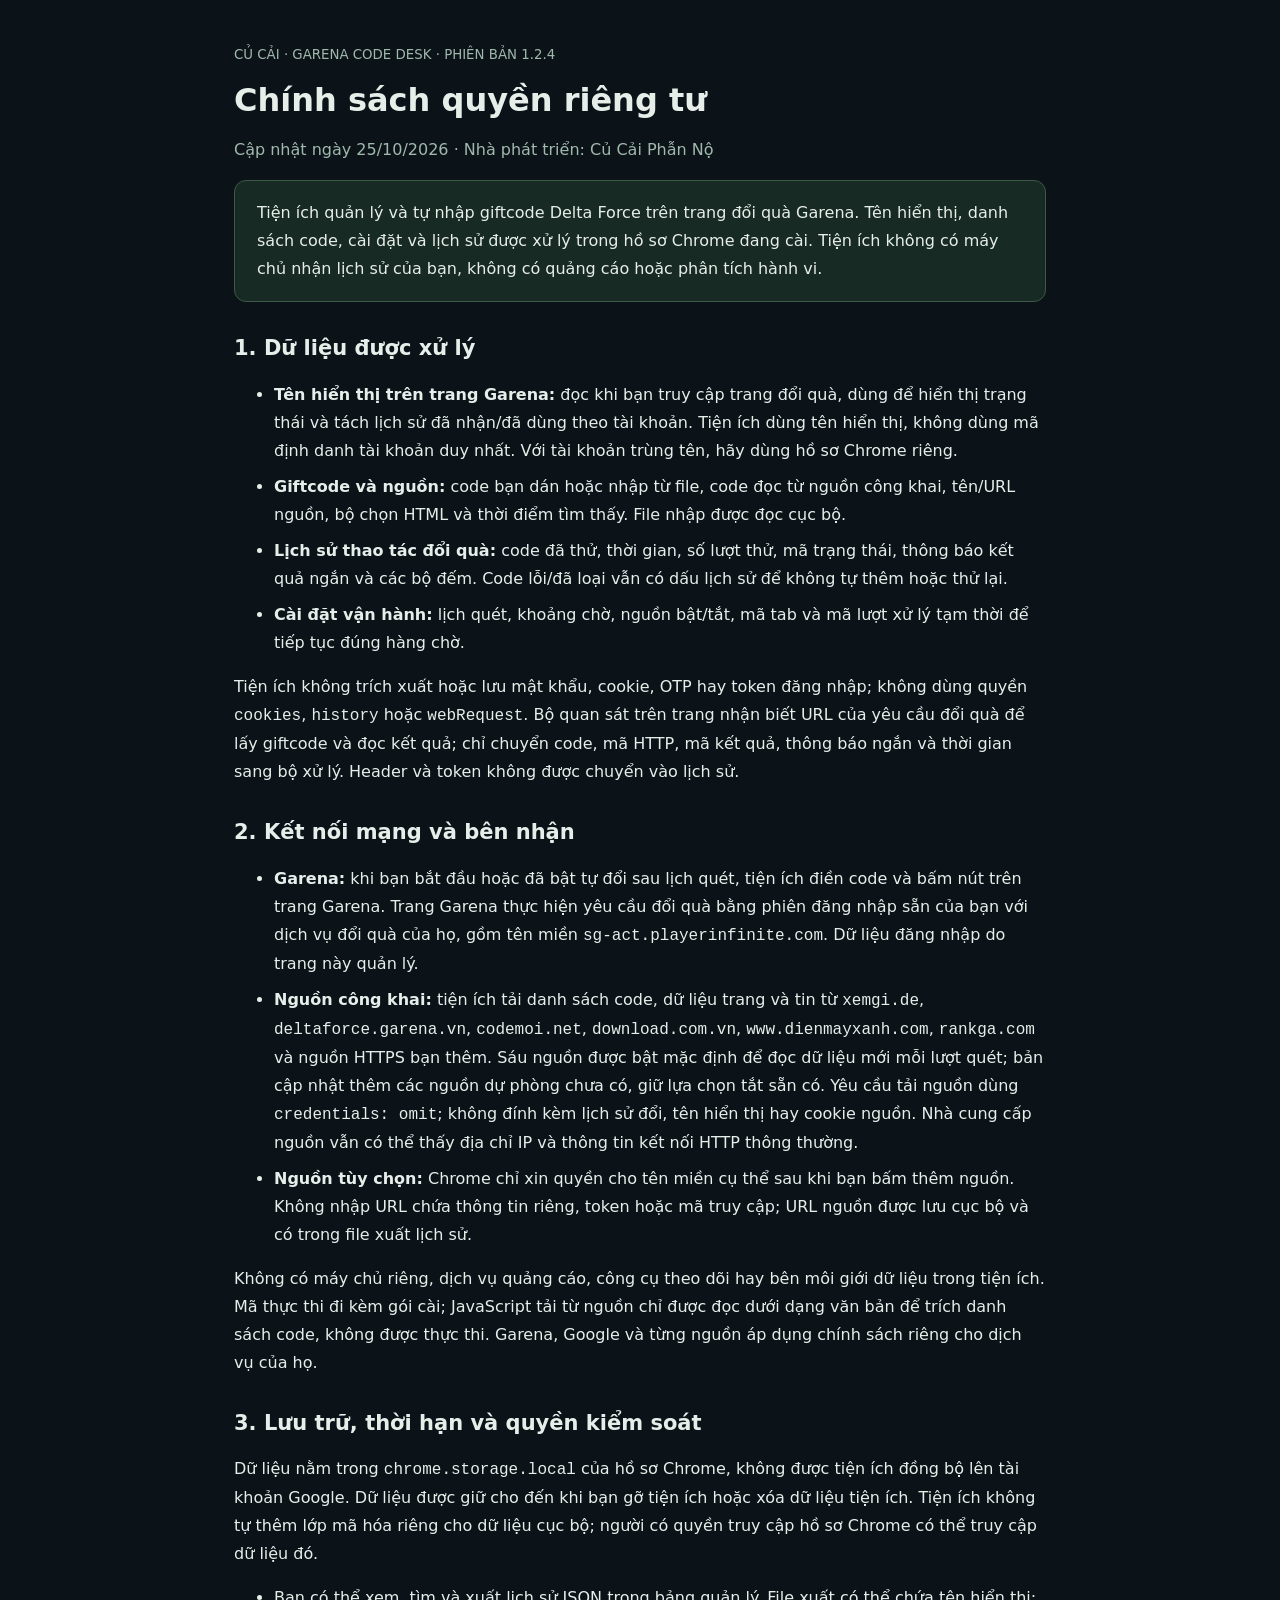
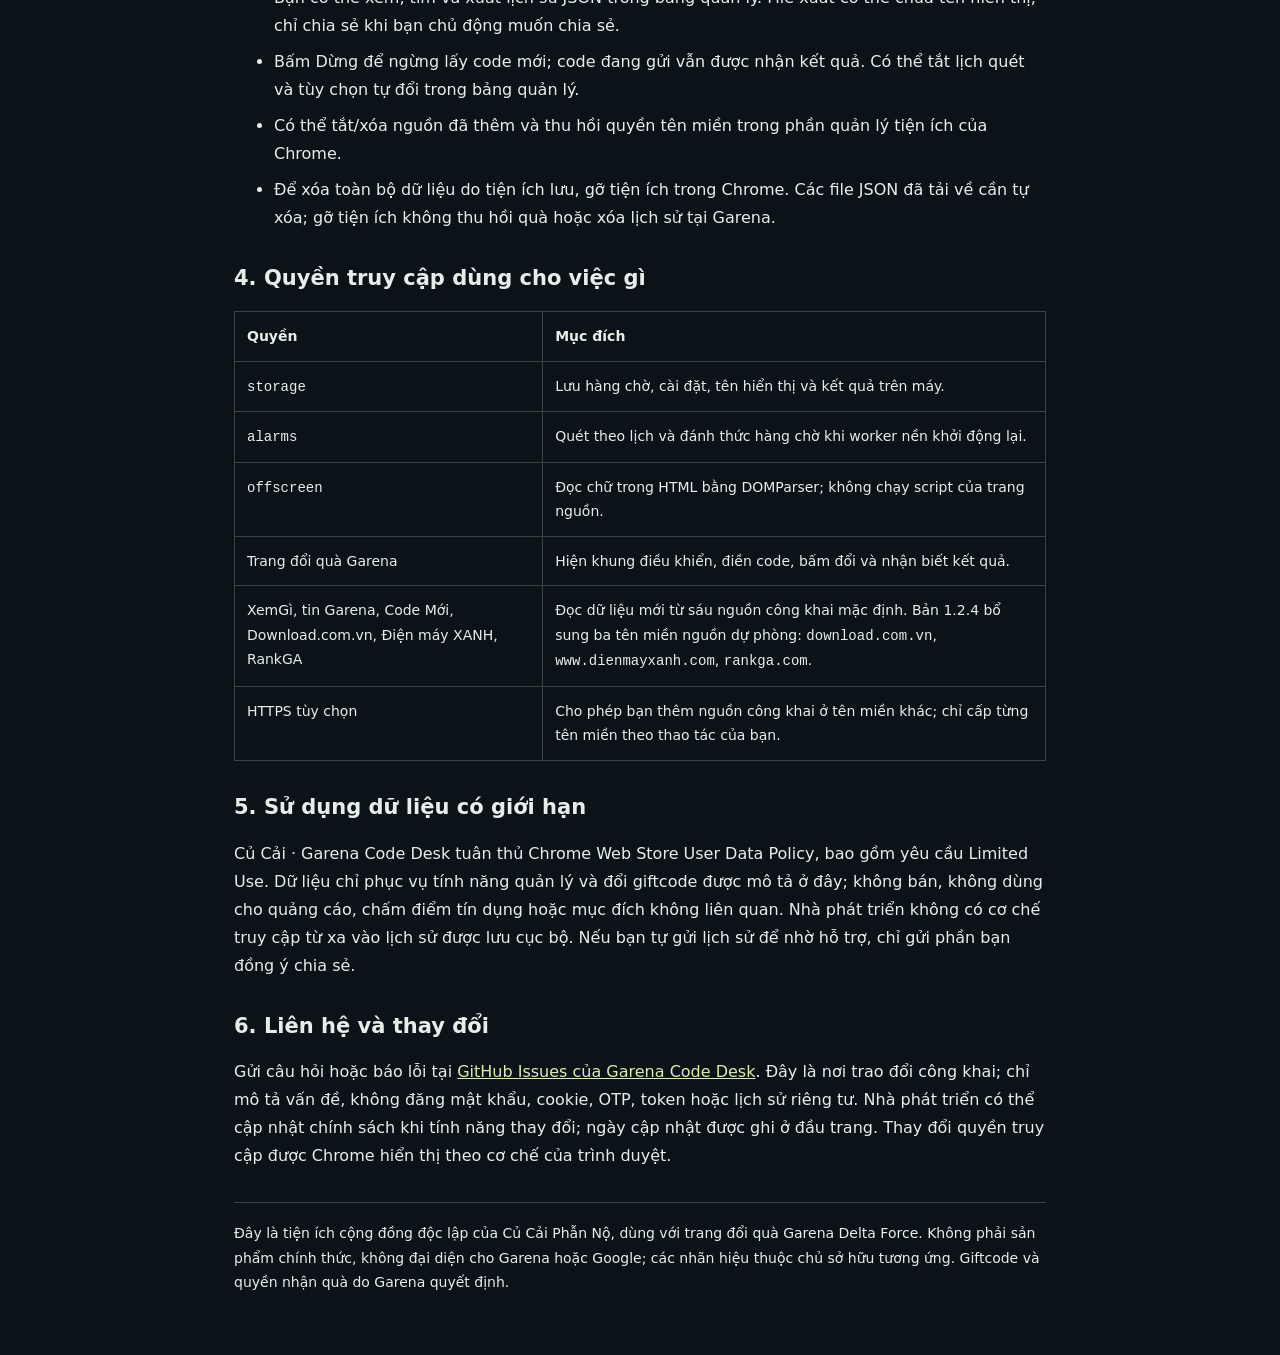
<file: privacy.html>
<!doctype html>
<html lang="vi">
<head>
  <meta charset="utf-8">
  <meta name="viewport" content="width=device-width,initial-scale=1">
  <title>Quyền riêng tư · Củ Cải · Garena Code Desk</title>
  <style>
    :root{font:16px/1.75 "Segoe UI",system-ui,sans-serif;color:#e7eeea;background:#0c1318;color-scheme:dark}*{box-sizing:border-box}body{max-width:860px;margin:auto;padding:40px 24px 70px}small,.muted{color:#a0b9ad}h1{font-size:32px;line-height:1.25;margin:12px 0}h2{font-size:21px;line-height:1.4;margin-top:32px}a{color:#d8efb0}li{margin:8px 0}.summary{background:#172a23;border:1px solid #3c5946;border-radius:12px;padding:18px 22px}table{border-collapse:collapse;width:100%;font-size:14px}th,td{border:1px solid #34473f;padding:12px;text-align:left;vertical-align:top}code{overflow-wrap:anywhere}footer{border-top:1px solid #34473f;margin-top:32px;padding-top:18px;font-size:14px}
  </style>
</head>
<body>
  <small>CỦ CẢI · GARENA CODE DESK · PHIÊN BẢN 1.2.4</small>
  <h1>Chính sách quyền riêng tư</h1>
  <p class="muted">Cập nhật ngày 25/10/2026 · Nhà phát triển: Củ Cải Phẫn Nộ</p>
  <p class="summary">Tiện ích quản lý và tự nhập giftcode Delta Force trên trang đổi quà Garena. Tên hiển thị, danh sách code, cài đặt và lịch sử được xử lý trong hồ sơ Chrome đang cài. Tiện ích không có máy chủ nhận lịch sử của bạn, không có quảng cáo hoặc phân tích hành vi.</p>

  <h2>1. Dữ liệu được xử lý</h2>
  <ul>
    <li><strong>Tên hiển thị trên trang Garena:</strong> đọc khi bạn truy cập trang đổi quà, dùng để hiển thị trạng thái và tách lịch sử đã nhận/đã dùng theo tài khoản. Tiện ích dùng tên hiển thị, không dùng mã định danh tài khoản duy nhất. Với tài khoản trùng tên, hãy dùng hồ sơ Chrome riêng.</li>
    <li><strong>Giftcode và nguồn:</strong> code bạn dán hoặc nhập từ file, code đọc từ nguồn công khai, tên/URL nguồn, bộ chọn HTML và thời điểm tìm thấy. File nhập được đọc cục bộ.</li>
    <li><strong>Lịch sử thao tác đổi quà:</strong> code đã thử, thời gian, số lượt thử, mã trạng thái, thông báo kết quả ngắn và các bộ đếm. Code lỗi/đã loại vẫn có dấu lịch sử để không tự thêm hoặc thử lại.</li>
    <li><strong>Cài đặt vận hành:</strong> lịch quét, khoảng chờ, nguồn bật/tắt, mã tab và mã lượt xử lý tạm thời để tiếp tục đúng hàng chờ.</li>
  </ul>
  <p>Tiện ích không trích xuất hoặc lưu mật khẩu, cookie, OTP hay token đăng nhập; không dùng quyền <code>cookies</code>, <code>history</code> hoặc <code>webRequest</code>. Bộ quan sát trên trang nhận biết URL của yêu cầu đổi quà để lấy giftcode và đọc kết quả; chỉ chuyển code, mã HTTP, mã kết quả, thông báo ngắn và thời gian sang bộ xử lý. Header và token không được chuyển vào lịch sử.</p>

  <h2>2. Kết nối mạng và bên nhận</h2>
  <ul>
    <li><strong>Garena:</strong> khi bạn bắt đầu hoặc đã bật tự đổi sau lịch quét, tiện ích điền code và bấm nút trên trang Garena. Trang Garena thực hiện yêu cầu đổi quà bằng phiên đăng nhập sẵn của bạn với dịch vụ đổi quà của họ, gồm tên miền <code>sg-act.playerinfinite.com</code>. Dữ liệu đăng nhập do trang này quản lý.</li>
    <li><strong>Nguồn công khai:</strong> tiện ích tải danh sách code, dữ liệu trang và tin từ <code>xemgi.de</code>, <code>deltaforce.garena.vn</code>, <code>codemoi.net</code>, <code>download.com.vn</code>, <code>www.dienmayxanh.com</code>, <code>rankga.com</code> và nguồn HTTPS bạn thêm. Sáu nguồn được bật mặc định để đọc dữ liệu mới mỗi lượt quét; bản cập nhật thêm các nguồn dự phòng chưa có, giữ lựa chọn tắt sẵn có. Yêu cầu tải nguồn dùng <code>credentials: omit</code>; không đính kèm lịch sử đổi, tên hiển thị hay cookie nguồn. Nhà cung cấp nguồn vẫn có thể thấy địa chỉ IP và thông tin kết nối HTTP thông thường.</li>
    <li><strong>Nguồn tùy chọn:</strong> Chrome chỉ xin quyền cho tên miền cụ thể sau khi bạn bấm thêm nguồn. Không nhập URL chứa thông tin riêng, token hoặc mã truy cập; URL nguồn được lưu cục bộ và có trong file xuất lịch sử.</li>
  </ul>
  <p>Không có máy chủ riêng, dịch vụ quảng cáo, công cụ theo dõi hay bên môi giới dữ liệu trong tiện ích. Mã thực thi đi kèm gói cài; JavaScript tải từ nguồn chỉ được đọc dưới dạng văn bản để trích danh sách code, không được thực thi. Garena, Google và từng nguồn áp dụng chính sách riêng cho dịch vụ của họ.</p>

  <h2>3. Lưu trữ, thời hạn và quyền kiểm soát</h2>
  <p>Dữ liệu nằm trong <code>chrome.storage.local</code> của hồ sơ Chrome, không được tiện ích đồng bộ lên tài khoản Google. Dữ liệu được giữ cho đến khi bạn gỡ tiện ích hoặc xóa dữ liệu tiện ích. Tiện ích không tự thêm lớp mã hóa riêng cho dữ liệu cục bộ; người có quyền truy cập hồ sơ Chrome có thể truy cập dữ liệu đó.</p>
  <ul>
    <li>Bạn có thể xem, tìm và xuất lịch sử JSON trong bảng quản lý. File xuất có thể chứa tên hiển thị; chỉ chia sẻ khi bạn chủ động muốn chia sẻ.</li>
    <li>Bấm Dừng để ngừng lấy code mới; code đang gửi vẫn được nhận kết quả. Có thể tắt lịch quét và tùy chọn tự đổi trong bảng quản lý.</li>
    <li>Có thể tắt/xóa nguồn đã thêm và thu hồi quyền tên miền trong phần quản lý tiện ích của Chrome.</li>
    <li>Để xóa toàn bộ dữ liệu do tiện ích lưu, gỡ tiện ích trong Chrome. Các file JSON đã tải về cần tự xóa; gỡ tiện ích không thu hồi quà hoặc xóa lịch sử tại Garena.</li>
  </ul>

  <h2>4. Quyền truy cập dùng cho việc gì</h2>
  <table>
    <thead><tr><th>Quyền</th><th>Mục đích</th></tr></thead>
    <tbody>
      <tr><td><code>storage</code></td><td>Lưu hàng chờ, cài đặt, tên hiển thị và kết quả trên máy.</td></tr>
      <tr><td><code>alarms</code></td><td>Quét theo lịch và đánh thức hàng chờ khi worker nền khởi động lại.</td></tr>
      <tr><td><code>offscreen</code></td><td>Đọc chữ trong HTML bằng DOMParser; không chạy script của trang nguồn.</td></tr>
      <tr><td>Trang đổi quà Garena</td><td>Hiện khung điều khiển, điền code, bấm đổi và nhận biết kết quả.</td></tr>
      <tr><td>XemGì, tin Garena, Code Mới, Download.com.vn, Điện máy XANH, RankGA</td><td>Đọc dữ liệu mới từ sáu nguồn công khai mặc định. Bản 1.2.4 bổ sung ba tên miền nguồn dự phòng: <code>download.com.vn</code>, <code>www.dienmayxanh.com</code>, <code>rankga.com</code>.</td></tr>
      <tr><td>HTTPS tùy chọn</td><td>Cho phép bạn thêm nguồn công khai ở tên miền khác; chỉ cấp từng tên miền theo thao tác của bạn.</td></tr>
    </tbody>
  </table>

  <h2>5. Sử dụng dữ liệu có giới hạn</h2>
  <p>Củ Cải · Garena Code Desk tuân thủ Chrome Web Store User Data Policy, bao gồm yêu cầu Limited Use. Dữ liệu chỉ phục vụ tính năng quản lý và đổi giftcode được mô tả ở đây; không bán, không dùng cho quảng cáo, chấm điểm tín dụng hoặc mục đích không liên quan. Nhà phát triển không có cơ chế truy cập từ xa vào lịch sử được lưu cục bộ. Nếu bạn tự gửi lịch sử để nhờ hỗ trợ, chỉ gửi phần bạn đồng ý chia sẻ.</p>

  <h2>6. Liên hệ và thay đổi</h2>
  <p>Gửi câu hỏi hoặc báo lỗi tại <a href="https://github.com/LightHaru/garena-code-desk/issues" target="_blank" rel="noopener noreferrer">GitHub Issues của Garena Code Desk</a>. Đây là nơi trao đổi công khai; chỉ mô tả vấn đề, không đăng mật khẩu, cookie, OTP, token hoặc lịch sử riêng tư. Nhà phát triển có thể cập nhật chính sách khi tính năng thay đổi; ngày cập nhật được ghi ở đầu trang. Thay đổi quyền truy cập được Chrome hiển thị theo cơ chế của trình duyệt.</p>
  <footer>Đây là tiện ích cộng đồng độc lập của Củ Cải Phẫn Nộ, dùng với trang đổi quà Garena Delta Force. Không phải sản phẩm chính thức, không đại diện cho Garena hoặc Google; các nhãn hiệu thuộc chủ sở hữu tương ứng. Giftcode và quyền nhận quà do Garena quyết định.</footer>
</body>
</html>
</file>
<file: assets/site.css>
:root{--bg:#10140f;--surface:#1b2217;--line:#3c492f;--ink:#edf0e3;--muted:#9dac8c;--lime:#c4f547;--orange:#ed7a38;--display:"Bahnschrift","Arial Narrow","Segoe UI",sans-serif;color-scheme:dark;font:16px/1.7 "Segoe UI",system-ui,sans-serif;color:var(--ink);background:var(--bg)}*{box-sizing:border-box}html{scroll-behavior:smooth;scroll-padding-top:24px}body{margin:0}a{color:var(--lime);text-decoration:none}a:hover{text-decoration:underline}a:focus-visible,summary:focus-visible{outline:2px solid var(--lime);outline-offset:5px}img{max-width:100%}h1,h2,h3,p,figure{margin:0}.wrap{max-width:1200px;margin:auto;padding:0 32px}.topline{background:#20291a;border-bottom:1px solid #475a31;font:600 9px/1.5 var(--display);letter-spacing:1.2px;color:#aebf96}.topline>div{max-width:1200px;margin:auto;padding:9px 32px;display:flex;justify-content:space-between;gap:20px}.topline span{color:#8da377}.site-header{height:90px;display:flex;align-items:center;justify-content:space-between;gap:20px;border-bottom:1px solid var(--line)}.logo{display:flex;align-items:center;gap:12px;color:#e8eedb;font:750 24px/1 var(--display);letter-spacing:.5px}.logo:hover{text-decoration:none}.logo img{object-fit:contain}.logo b{color:var(--orange)}.site-header nav{display:flex;align-items:center;gap:27px;font-size:12px}.site-header nav a{color:#aebd98}.nav-github{border:1px solid #485a33;padding:8px 13px}.hero{display:grid;grid-template-columns:.85fr 1.15fr;gap:38px;align-items:center;padding:58px 0 52px}.eyebrow{font:600 9px/1.6 var(--display);letter-spacing:1.5px;color:#99ae7e}.hero h1{font:750 clamp(38px,4.3vw,58px)/1.04 var(--display);letter-spacing:-1.8px;margin:16px 0 22px}.hero em{font-style:normal;color:var(--lime)}.lead{font-size:14px;line-height:1.85;color:#aebd9a;max-width:390px}.hero-actions{display:flex;align-items:center;gap:20px;margin-top:27px;flex-wrap:wrap}.button{display:inline-flex;align-items:center;justify-content:center;gap:27px;font-size:12px;font-weight:750;padding:13px 21px;border:1px solid var(--line);border-radius:2px;min-height:47px;white-space:nowrap}.button:hover{text-decoration:none}.button.primary{background:var(--lime);border-color:var(--lime);color:#1d290e}.button.primary:hover{background-color:#dbff83}.button.primary span{font-size:20px;line-height:1}.button.secondary{background:#212b19;color:#cfdfb7;border-color:#4c6333}.button.secondary:hover{background-color:#324324}.text-link{font-size:12px;color:#bace9e}.small-note{font-size:10px;line-height:1.8;color:#7f956a;margin-top:16px}.hero-art{border:1px solid #536b38;position:relative;background:#1c2417}.hero-art:before{content:"";position:absolute;top:-1px;left:-1px;width:48px;height:3px;background:var(--orange)}.hero-art>img{display:block;width:100%;height:auto}.frame-label,.frame-bottom{display:flex;justify-content:space-between;align-items:center;gap:20px;padding:12px 14px;font:500 8px/1.6 var(--display);letter-spacing:1px;color:#a7bb8c}.frame-bottom{font-size:8px;letter-spacing:.6px}.frame-bottom a{font-family:"Segoe UI",sans-serif;letter-spacing:0;font-size:10px}.feature-rail{display:grid;grid-template-columns:repeat(3,1fr);border:1px solid var(--line);background:#1b2217}.feature-rail article{padding:22px 25px;border-right:1px solid var(--line)}.feature-rail article:last-child{border-right:0}.feature-rail article>span{font:600 9px var(--display);letter-spacing:1px;color:#8da46e}.feature-rail h2{font-size:15px;font-weight:650;margin:11px 0 7px;color:#d8e3c9}.feature-rail p{font-size:12px;color:#95a982;line-height:1.8}.section-block{padding:60px 0 0}.section-heading{display:flex;justify-content:space-between;align-items:flex-end;gap:35px;margin-bottom:25px}.section-heading h2,.faq>h2{font:700 32px/1.15 var(--display);letter-spacing:-.7px;margin-top:11px}.section-heading>p{max-width:360px;font-size:12px;color:#97ad83;line-height:1.9}.preview-note{color:#95a980;font-size:11px;line-height:1.8;margin-bottom:19px;max-width:820px}.gallery{display:grid;grid-template-columns:minmax(0,1fr) 260px;gap:18px;align-items:start}.gallery figure,.panel-shot{border:1px solid #41552d;background:#192313}.gallery img,.panel-shot img{display:block;width:100%;height:auto}.popup-shot{max-width:260px}.wide-shot{position:sticky;top:25px}.gallery figcaption,.panel-shot figcaption{font-size:10px;color:#9fb887;line-height:1.7;padding:11px 13px;border-top:1px solid #3b4f28}.panel-shot{margin-top:19px}.install{border-bottom:1px solid var(--line);padding-bottom:35px}.install-grid{display:grid;grid-template-columns:repeat(3,1fr);gap:24px;margin-top:29px}.install-grid article{border-top:2px solid #445b2f;padding-top:21px}.install-grid b{font:500 26px var(--display);color:var(--lime)}.install-grid h3{font:600 18px var(--display);margin:10px 0}.install-grid p{font-size:12px;color:#9caf87;line-height:1.9}.install-grid strong{color:#c6d5b1;font-weight:600;overflow-wrap:anywhere}code{font:11px/1.5 Consolas,monospace;color:#c8e4a5;background:#25331c;padding:2px 4px;overflow-wrap:anywhere}.usage-note{display:flex;align-items:flex-start;gap:21px;background:#202e18;border-left:3px solid var(--orange);padding:17px 21px;margin-top:28px}.usage-note b{font:650 12px/1.7 var(--display);white-space:nowrap;color:#d7e9bd}.usage-note span{color:#9eb887;font-size:12px;line-height:1.8}.creator{padding:45px 0;display:grid;grid-template-columns:.85fr 1.15fr;gap:40px;border-bottom:1px solid var(--line)}.creator-name{display:flex;align-items:center;gap:18px}.creator-name img{object-fit:contain;flex:none}.creator h2{font:700 32px/1.08 var(--display);letter-spacing:-.5px;margin-top:9px}.creator h2 span{color:var(--orange)}.creator-bio>p{font-size:13px;color:#a5ba91;line-height:1.9}.creator-bio .follow-label{margin:15px 0 11px;font-size:11px;color:#d0dfba}.creator-channels{display:grid;grid-template-columns:repeat(3,1fr);gap:9px}.creator-channels a{position:relative;border:1px solid #536c37;background:#202e18;padding:13px 14px;color:#d4e5be}.creator-channels a:hover{text-decoration:none;background:#304523;border-color:#92b364}.creator-channels b{display:block;font-size:12px}.creator-channels small{font-size:9px;color:#8fac71}.creator-channels span{position:absolute;right:12px;top:12px;font-size:13px;color:var(--lime)}.faq>h2{margin:12px 0 26px}.faq details{border-top:1px solid var(--line);padding:18px 0}.faq details:last-child{border-bottom:1px solid var(--line)}.faq summary{cursor:pointer;display:flex;justify-content:space-between;gap:20px;list-style:none;font-size:14px;color:#c7d7b1}.faq summary:after{content:"+";color:var(--lime);font-size:21px;line-height:1.2}.faq details[open] summary:after{content:"−"}.faq summary::-webkit-details-marker{display:none}.faq details p{font-size:13px;color:#98af81;line-height:1.9;max-width:900px;margin:15px 0 0}.download-end{display:flex;justify-content:space-between;align-items:center;gap:25px;padding:41px 0;border-bottom:1px solid var(--line)}.download-end h2{font:700 31px var(--display);letter-spacing:-.7px;margin-top:10px}footer.wrap{padding-top:28px;padding-bottom:35px}footer nav{display:flex;flex-wrap:wrap;gap:26px;font-size:11px;margin-bottom:19px}footer nav a{color:#bdd6a0}footer p{color:#778e61;font-size:10px;line-height:1.9;margin-top:7px}
@media(prefers-reduced-motion:reduce){html{scroll-behavior:auto}}
@media(max-width:1050px){.wrap{padding-left:25px;padding-right:25px}.topline>div{padding-left:25px;padding-right:25px}.hero{gap:27px;grid-template-columns:1fr 1.1fr}.hero h1{font-size:43px}.hero-actions{gap:15px}.button{padding:12px 16px}.hero .text-link{font-size:11px}.hero .lead{font-size:13px}.creator-name img{width:90px;height:90px}.creator h2{font-size:26px}.creator{gap:25px}.creator-channels{gap:7px}.creator-channels a{padding:11px}.gallery{grid-template-columns:minmax(0,1fr) 230px}.popup-shot{max-width:230px}}
@media(max-width:760px){.site-header{height:76px}.site-header nav{gap:17px;font-size:10px}.site-header nav a:first-child{display:none}.logo{font-size:20px;gap:8px}.logo img{width:36px;height:36px}.hero{grid-template-columns:1fr;padding-top:32px;gap:27px}.hero h1{font-size:47px;letter-spacing:-1.4px}.hero h1 br:last-child{display:none}.lead{max-width:550px}.hero-copy .small-note{margin-top:13px}.hero-art{max-width:none}.feature-rail{grid-template-columns:1fr}.feature-rail article{border-right:0;border-bottom:1px solid var(--line);padding:19px 21px}.feature-rail article:last-child{border-bottom:0}.section-heading{align-items:flex-start;gap:20px;flex-direction:column;margin-bottom:19px}.section-heading h2,.faq>h2{font-size:29px}.section-heading>p{max-width:600px}.section-block{padding-top:40px}.gallery{grid-template-columns:1fr;gap:18px}.wide-shot{position:static}.popup-shot{max-width:400px;width:100%;justify-self:center}.install-grid{grid-template-columns:1fr;gap:23px}.install-grid article{display:grid;grid-template-columns:40px 1fr;gap:0 14px;padding-top:15px}.install-grid b{grid-row:1/3;font-size:24px}.install-grid h3{margin:2px 0 7px}.usage-note{flex-direction:column;gap:5px;padding:16px}.creator{grid-template-columns:1fr;gap:24px;padding:35px 0}.creator-name img{width:100px;height:100px}.creator h2{font-size:31px}.creator-channels a{padding:13px}.creator-channels small{font-size:8px}.download-end{align-items:flex-start;flex-direction:column;gap:23px}.download-end h2{font-size:29px}.topline>div{font-size:8px;letter-spacing:.5px}.topline span{display:none}.frame-bottom{gap:12px;font-size:7px}.frame-bottom a{font-size:9px}}
@media(max-width:420px){.wrap{padding-left:18px;padding-right:18px}.topline>div{padding-left:18px;padding-right:18px}.site-header nav{gap:12px;font-size:9px}.site-header nav a:nth-child(3){display:none}.nav-github{padding:7px 9px}.logo{font-size:18px;gap:5px}.logo img{width:32px;height:32px}.hero h1{font-size:40px}.hero-actions{gap:16px}.hero .button{padding:12px 16px;gap:20px}.hero .text-link{font-size:10px}.creator-channels small{font-size:7px}.creator-channels a{padding:12px 9px}.creator-channels span{right:8px}.creator-channels b{font-size:11px}.creator-name{gap:15px}.creator h2{font-size:28px}.creator-name img{width:90px;height:90px}.faq summary{font-size:13px}.frame-label{font-size:7px;padding:10px 12px;letter-spacing:.5px}.frame-bottom{padding:10px 12px}.frame-bottom>span{font-size:6px}}

/* 1.2 field art: persistent full-page squad background and real HTML controls. */
.squad-strip{margin:0 0 24px;border:1px solid #536146;background:#121c16}.squad-strip img{display:block;width:100%;aspect-ratio:16/6;height:auto;object-fit:cover;object-position:center top}.squad-strip figcaption{display:flex;justify-content:space-between;gap:12px;flex-wrap:wrap;padding:12px 16px;font:600 9px/1.8 var(--display);letter-spacing:1px;color:#c5d5b5}.squad-strip figcaption span{color:#a0b48d;font-weight:500}
:root{--bg:#101613;--surface:#1b241d;--line:#45503b;--muted:#b0bea3;--lime:#c4df80}
body{position:relative;isolation:isolate;background:#101613}
body:before{content:"";position:fixed;inset:0;z-index:-1;pointer-events:none;background:linear-gradient(#08100b20,#08100b30),url("squad-site-v1.2.0.webp") center top/cover no-repeat}
.wrap{max-width:1160px}.topline{background:#172117e8}.site-header{background:#101813df}.site-header nav a{color:#c7d1ba}
main.wrap{background:#101813d9}footer.wrap{background:#101813ee}
.hero{position:relative;isolation:isolate;display:block;min-height:590px;padding:48px 35px 55px;margin:26px 0 25px;border:1px solid #586246;overflow:hidden;background:#101813}
.hero-art{position:absolute;inset:0;z-index:-1;border:0;background:none}.hero-art:before{display:none}.hero-art:after{content:"";position:absolute;inset:0;background:linear-gradient(90deg,#0b1512e8 0%,#0b1512d4 29%,#0b151249 49%,transparent 67%)}
.hero-art>img{display:block;width:100%;height:100%;object-fit:cover;object-position:right center}
.hero-copy{position:relative;max-width:465px}.hero h1{font-size:clamp(42px,4.6vw,60px);line-height:1.04;margin:22px 0 25px;letter-spacing:-1.8px}.hero .lead{max-width:375px;color:#ccd5c2;font-size:14px;line-height:1.9}.hero .eyebrow{font-size:9px;color:#c3d3b0}.hero .small-note{color:#aebf9e}
.hero-actions{gap:19px;margin-top:25px}.button.primary,.button.secondary{background-color:#c4df80;background-image:url("field-button-v1.2.0.webp");background-size:100% 100%;background-position:center;background-repeat:no-repeat;border:0;border-radius:0;min-height:52px;padding:14px 29px;color:#19220b;gap:24px;box-shadow:none}
.button.primary:hover,.button.primary:focus-visible{background-color:#d4eb9e;background-image:url("field-button-v1.2.0.webp");background-size:100% 100%;background-position:center;background-repeat:no-repeat;color:#19220b;filter:brightness(1.1)}.button.secondary{background-image:linear-gradient(#1d2b20dd,#1d2b20dd),url("field-button-v1.2.0.webp");color:#e1ebd5;border:1px solid #536147;min-height:46px;padding:11px 22px}.button.secondary:hover{background-color:#223326;background-image:linear-gradient(#263b2bcf,#263b2bcf),url("field-button-v1.2.0.webp");background-size:100% 100%;background-position:center;background-repeat:no-repeat}
.hero-stamp{position:absolute;bottom:15px;left:35px;right:24px;display:flex;justify-content:space-between;gap:18px;font:600 8px/1.6 var(--display);letter-spacing:1px;color:#b7c4a8;text-shadow:0 2px 6px #000}.hero-stamp a{letter-spacing:0;font-size:10px}
.feature-rail{background:#18211cec;border-color:#47563b}.feature-rail p{color:#b0bfa3}.feature-rail h2{color:#e1e9d8}.feature-rail article>span{color:#bed19f}
.section-heading>p,.preview-note,.install-grid p,.creator-bio>p,.faq details p{color:#b0c0a1}.gallery figure,.panel-shot{background:#151e18f2}.section-heading h2,.faq>h2{color:#ebeee3}.section-block{scroll-margin-top:25px}.gallery{grid-template-columns:minmax(0,1fr) 240px}.popup-shot{max-width:240px}.creator{background:#111a14dd}.creator-channels a{background:#1c2a1eeb}.creator-channels small{color:#b0c39a}
.source-grid{display:grid;grid-template-columns:.95fr 1.05fr;gap:20px}.candidate-card{padding:26px;border:1px solid #60734a;background:linear-gradient(#141f17e8,#141f17f8),url("field-console-v1.2.0.webp") center/cover}.candidate-codes{display:grid;gap:8px;margin:18px 0}.candidate-codes code{font:600 19px/1.5 Consolas,monospace;background:#0d160fc7;border-left:2px solid var(--lime);padding:7px 12px;color:#e5efda}.candidate-card>p{font-size:12px;line-height:1.9;color:#b4c3a5;margin:12px 0 20px}.source-links{padding:22px 25px;background:#18221aed;border:1px solid #48583a}.source-links>a:not(.research-link){display:flex;justify-content:space-between;gap:14px;padding:13px 0;border-bottom:1px solid #3f4d33;color:#dce7cf;font-size:13px}.source-links>a>span{font-size:11px;color:#b0c494}.source-links>p:not(.eyebrow){font-size:11px;color:#aebf9c;line-height:1.9;margin-top:16px}.source-links .research-link{display:inline-block;font-size:11px;margin-top:12px}
.download-end{background:#19241be3;padding-left:24px;padding-right:24px}.backdrop-credit{position:fixed;bottom:10px;left:12px;right:12px;z-index:-1;text-align:center;font:600 7px/1.5 var(--display);letter-spacing:1px;color:#adba9a80;pointer-events:none}
@media(max-width:1050px){.hero h1{font-size:48px}.hero-copy{max-width:410px}.hero{padding-left:27px;min-height:555px}.hero .lead{max-width:330px}.hero-actions{gap:14px}.hero .button{padding-left:25px;padding-right:25px}.site-header nav{gap:18px}}
@media(max-width:760px){.hero{display:flex;flex-direction:column;min-height:0;padding:0;margin-top:20px}.hero-art{position:relative;inset:auto;order:0;z-index:auto;width:100%;height:auto;aspect-ratio:16/9}.hero-art>img{height:100%;object-fit:cover}.hero-art:after{background:linear-gradient(transparent 75%,#101813)}.hero-copy{order:1;max-width:none;padding:15px 25px 29px}.hero h1{font-size:48px;margin:17px 0 20px}.hero .lead{max-width:none}.hero .small-note{margin-top:16px}.hero-stamp{display:none}.gallery{grid-template-columns:1fr}.popup-shot{max-width:400px}.source-grid{grid-template-columns:1fr}.site-header nav{gap:15px}.site-header nav a:nth-child(2){display:none}.creator{padding-left:0;padding-right:0}.download-end{padding-left:19px;padding-right:19px}body:before{background-position:center top;opacity:.75}.backdrop-credit{display:none}}
@media(max-width:420px){.hero-copy{padding-left:19px;padding-right:19px}.hero h1{font-size:40px}.hero .button{padding:13px 25px}.hero .text-link{font-size:10px}.site-header nav a:nth-child(3){display:block}.site-header nav{gap:11px}.candidate-card,.source-links{padding:21px}.candidate-codes code{font-size:16px}}
</file>
<file: assets/style.css>
@charset "UTF-8";
:root{font-family:"Segoe UI",system-ui,sans-serif;color:#e7eeea;background:#0c1318;font-size:14px;line-height:1.5;color-scheme:dark;--muted:#8faaa0;--line:#293a3d;--accent:#d8efb0;--surface:#131f26}
*{box-sizing:border-box}body{margin:0}button,input,select,textarea{font:inherit}button,label.file-button{cursor:pointer}button{border:0}button:disabled{cursor:default;opacity:.42}a{color:#c7e6b2;text-decoration:none}a:hover{text-decoration:underline}button:focus-visible,input:focus-visible,textarea:focus-visible,select:focus-visible{outline:2px solid #bce999;outline-offset:3px}[hidden]{display:none!important}h1,h2,h3,p{margin:0}small{font-size:12px}.subtle{color:var(--muted);font-size:13px;margin:7px 0 12px}.primary,.secondary,.file-button{display:inline-flex;align-items:center;justify-content:center;gap:14px;min-height:41px;padding:9px 16px;border-radius:9px;font-weight:600;white-space:nowrap}.primary{background:var(--accent);color:#1b2c22;box-shadow:0 3px 12px #0002}.primary:hover:enabled{background-color:#e4f6c6}.secondary{border:1px solid #35464a;background:#1a282f;color:#d4e0da}.secondary:hover:enabled{background-color:#24383c}.danger{color:#efb8a4}.full{width:100%}.button-row{display:flex;gap:10px;margin-top:12px;align-items:center}.button-row>.secondary{flex:1}.eyebrow{font-size:10px;letter-spacing:1.8px;color:#b8d69e;font-weight:700}.brand{display:flex;gap:12px;align-items:center}.brand-icon{width:40px;height:42px;background:#d8efb0;color:#182b20;display:grid;place-items:center;border-radius:12px 3px 12px 3px;font-size:26px;font-weight:900;font-style:italic}.brand small{font-size:9px;letter-spacing:1.6px;color:#a3b8af;font-weight:600}.brand h1{font-size:17px;font-weight:650;letter-spacing:-.4px}.pill{font-size:10px;padding:4px 9px;border:1px solid #3a4d43;border-radius:20px;color:#bdd1ba;white-space:nowrap}.section-title{display:flex;justify-content:space-between;align-items:center;gap:16px}.section-title h2,.section-title h3{font-size:16px;font-weight:650}.notice{padding:12px 16px;border:1px solid #476a4b;background:#183329;border-radius:9px;color:#d4ecc1;margin:14px 0;overflow-wrap:anywhere}.notice.error{border-color:#844f3d;background:#39251e;color:#f2c3b1}.footnote,.hint{font-size:11px;color:#8da69c;line-height:1.6}.footnote{margin-top:13px}.link-button{color:#c5e6ab;background:transparent;font-size:13px;padding:14px 0;border-top:1px solid var(--line);font-weight:600}.account-line{color:#9cb5a9;font-size:12px;margin:15px 0}.version{margin-left:auto;color:#82998f;font-size:10px}.popup{width:388px;padding:22px;background:radial-gradient(at 100% 0,#23373055,transparent 55%),#10191f}.popup-stats{display:grid;grid-template-columns:repeat(3,1fr);margin:20px 0;gap:16px}.popup-stats>div{border-right:1px solid #2b3b3a}.popup-stats>div:last-child{border:0}.popup-stats b{display:block;font-size:28px;line-height:1.1;font-weight:650;letter-spacing:-1px}.popup-stats span{display:block;font-size:11px;color:#8faaa0;margin-top:6px}.run-card{border:1px solid #344940;background:#18282080;border-radius:12px;padding:15px;margin-bottom:18px}.run-card p{margin:7px 0 10px;font-size:12px;color:#bdccc2}.pulse-line{display:flex;gap:8px;align-items:center;font-size:10px;color:#8ba38c;overflow-wrap:anywhere}.pulse-line i,.local-tag i{width:6px;height:6px;background:#c3e99d;display:inline-block;border-radius:50%}.popup-source{padding:19px 0 12px}.popup-source h2{font-size:13px}.popup-source p{font-size:11px;color:#a1b7ad;margin:7px 0 4px}.popup-source small{font-size:10px;color:#829c90}.popup-source .subtle{font-size:10px}.popup .footnote{font-size:10px;margin:7px 0 0}.app-shell{max-width:1300px;padding:0 42px;margin:auto}.app-header{height:94px;border-bottom:1px solid var(--line);display:flex;justify-content:space-between;align-items:center}.header-right{display:flex;gap:25px;align-items:center}.local-tag{font-size:11px;color:#93ad9f;display:flex;gap:8px;align-items:center}.intro{display:flex;align-items:flex-end;justify-content:space-between;gap:20px;padding:42px 0 30px}.intro h2{font-size:43px;font-weight:600;letter-spacing:-1.8px;line-height:1.12;margin:13px 0}.intro p{color:#8fa89d;font-size:13px}.intro-actions{display:flex;gap:10px;flex-wrap:wrap;padding-bottom:3px}.stats-grid{display:grid;grid-template-columns:repeat(4,1fr);gap:14px;margin-bottom:22px}.stats-grid article{border:1px solid var(--line);background:linear-gradient(120deg,#18272b,#121d23);border-radius:12px;padding:19px 22px}.stats-grid article span{display:block;font-size:12px;color:#b6c8bd}.stats-grid article b{font-size:36px;display:block;margin:7px 0 0;letter-spacing:-1.2px;font-weight:600}.stats-grid article:first-child b{color:#d8efb0}.stats-grid small{color:#7e9a8a;font-size:10px}.runner-bar{display:flex;gap:15px;align-items:center;padding:18px 21px;border:1px solid #344c40;background:#17271f;border-radius:12px;margin-bottom:24px}.runner-symbol{width:34px;height:34px;border:1px solid #496646;border-radius:50%;color:#cbe7ab;text-align:center;line-height:32px}.runner-bar p{font-size:12px;color:#bdcdc2;margin-top:4px;overflow-wrap:anywhere}.runner-account{margin-left:auto;padding-left:20px;text-align:right;min-width:140px}.runner-account small{display:block;font-size:9px;letter-spacing:1px;color:#91a68f}.runner-account b{font-size:12px;color:#d8e5ce;font-weight:500}.workspace-grid{display:grid;grid-template-columns:1fr 1fr;gap:20px}.card{background:var(--surface);border:1px solid var(--line);border-radius:13px;padding:23px;margin-bottom:20px}textarea,input:not([type=checkbox]),select{background:#0e191f;border:1px solid #35484b;border-radius:8px;padding:10px 12px;color:#e6eee8;width:100%;outline-offset:2px}textarea{resize:vertical;font-family:Consolas,"SFMono-Regular",monospace;font-size:12px;min-height:116px;line-height:1.7}input::placeholder,textarea::placeholder{color:#617e74}input[type=checkbox]{width:17px;height:17px;accent-color:#cbeaa4;flex-shrink:0}.file-button input{display:none}.hint{display:block;margin-top:13px}.form-row{display:flex;gap:15px;margin:13px 0}.form-row>label{flex:1;min-width:0}label{color:#9fb6ab;font-size:11px}label>input:not([type=checkbox]),label>select{display:block;margin-top:6px;font-size:12px}.switch-row{display:flex;justify-content:space-between;align-items:center;gap:16px;font-size:12px;padding:14px 0 5px;color:#bdd0c4}.schedule-card .button-row{margin-top:6px}.schedule-card .hint{margin:0 0 0 6px}.sources-card .section-title{margin-bottom:7px}.source-row{display:flex;align-items:flex-start;gap:14px;padding:17px 0;border-bottom:1px solid #25363a}.source-row:last-child{border-bottom:0}.source-row>input{margin-top:6px}.source-row .source-info{flex:1;min-width:0}.source-info b{font-size:13px;font-weight:600}.source-info a{font-size:11px;display:block;overflow-wrap:anywhere;color:#8faaa1}.source-info p{font-size:11px;color:#8ca799;margin-top:5px}.source-info .source-error{color:#e7a48c}.source-summary{font-size:11px;color:#bbd2a8;text-align:right;white-space:nowrap}.source-form{border-top:1px solid var(--line);margin-top:14px;padding-top:18px}.source-form>label{display:block;margin-bottom:13px}.table-tools{display:flex;gap:10px;align-items:center}.table-tools input{width:170px}.table-tools select{width:165px}.table-tools .secondary{font-size:11px}.table-wrap{overflow-x:auto;margin-top:17px}table{border-collapse:collapse;width:100%;text-align:left;font-size:11px}th{font-size:9px;color:#78978a;letter-spacing:.8px;padding:12px 12px;border-bottom:1px solid var(--line);font-weight:600}td{padding:13px 12px;border-bottom:1px solid #203136;max-width:300px;vertical-align:top}td.code{font:12px/1.6 Consolas,monospace;color:#d6e8ca;overflow-wrap:anywhere;min-width:165px}td.message{color:#93ada0;font-size:11px}td a{font-size:11px;color:#87a99a}.status{display:inline-block;padding:3px 8px;border:1px solid #3b5143;border-radius:6px;background:#26382b;color:#c6ddb7;font-size:10px;white-space:nowrap}.status.redeemed{background:#1a3b2d;border-color:#3a6650;color:#b7e9c6}.status.review,.status.retry,.status.future{background:#3a3020;border-color:#665639;color:#e5c68e}.status.expired,.status.invalid,.status.exhausted,.status.dismissed{background:#2c2929;border-color:#49403f;color:#aa9c99}td .row-action{background:transparent;color:#8aa891;padding:2px 7px;font-size:10px;white-space:nowrap}td .row-action:hover{color:#d8efb0}.empty{text-align:center;padding:40px;color:#809b8c}.table-footer{display:flex;justify-content:space-between;align-items:center;margin-top:18px;color:#829d8e}.table-footer button{font-size:11px;min-height:32px;padding:6px 12px;margin-left:7px}footer{font-size:11px;color:#829a8d;padding:6px 0 30px;text-align:center;line-height:1.8}footer span{color:#5f7d70}.codes-card{padding-bottom:18px}
.popup{padding:18px}.popup .account-line{margin:12px 0}.popup-stats{margin:16px 0}.popup .run-card{padding:13px;margin-bottom:14px}.popup-source{padding:14px 0 8px}.popup .link-button{padding:11px 0}
@media(max-width:1000px){.app-shell{padding:0 22px}.intro h2{font-size:36px}.intro{align-items:flex-start}.intro-actions{max-width:290px;justify-content:flex-end}.table-tools{flex-wrap:wrap;justify-content:flex-end}.table-tools input{width:140px}.table-tools select{width:140px}.stats-grid article{padding:16px}.stats-grid small{font-size:9px}.card{padding:18px}}
@media(max-width:740px){.app-header{height:80px}.local-tag{display:none}.intro{display:block;padding-top:28px}.intro-actions{max-width:none;justify-content:flex-start;margin-top:24px}.stats-grid{grid-template-columns:1fr 1fr}.workspace-grid{grid-template-columns:1fr;gap:0}.runner-account{display:none}.section-title{align-items:flex-start}.codes-card .section-title{display:block}.table-tools{justify-content:flex-start;margin-top:16px}.table-tools input{flex:1}.header-right .secondary{padding:8px 10px;font-size:11px}.brand h1{font-size:15px}.source-summary{max-width:105px;white-space:normal}.source-row{gap:10px}.app-shell{padding:0 15px}.intro h2{font-size:38px}}
</file>
<file: assets/tactical.css>
@charset "UTF-8";
:root{--accent:#c4f547;--muted:#9ca397;--line:#343a30;--surface:#191d17;--ink:#edf0e5;--orange:#ed7a38;--display:"Bahnschrift","Arial Narrow","Segoe UI",sans-serif;color:var(--ink);background:#10130f;font-family:"Segoe UI",system-ui,sans-serif;line-height:1.55}
html{scroll-behavior:smooth;scroll-padding-top:24px}a{color:var(--accent)}a:focus-visible{outline:2px solid var(--accent);outline-offset:4px}button,input,textarea,select{font:inherit}button{transition:background-color .15s,border-color .15s,filter .15s}button:disabled{opacity:.4}.primary,.secondary,.file-button{border-radius:2px;min-height:42px;font-size:12px;gap:12px;font-weight:700;box-shadow:none}.primary{background:var(--accent);color:#172009;border:1px solid var(--accent)}.primary:hover:enabled{background-color:#d7ff74}.primary span{margin-left:auto;font-size:18px}.secondary{background:#20261d;color:#e1e6d9;border-color:#414a36}.secondary:hover:enabled{background-color:#2e3627;border-color:#6f8052}.danger{color:#e7ae8d}.full{width:100%}.pill,.status{border-radius:2px;background:#242c1c;border-color:#455234;color:#cad5b7}.eyebrow,.section-index{font:600 10px/1.5 var(--display);letter-spacing:1.7px;color:#9cab86}.section-index{color:#858e77;margin-bottom:10px}.notice{border-radius:2px;background:#22321c;color:#d8edbc;border-color:#536b39}.notice.error{background:#34251c;color:#efc4a9;border-color:#82573c}.footnote,.hint,.subtle{color:#959f8c}.brand-dot{color:var(--orange)}.brand h1{font:800 24px/1 var(--display);letter-spacing:.5px}.brand small{font-size:9px;letter-spacing:1.5px;color:#a8af9d}.brand-mark{object-fit:contain;flex:none}.icon-link{width:28px;height:28px;margin-left:auto;display:grid;place-items:center;border:1px solid #46503b;color:#aab79a;font-weight:650}.icon-link:hover{text-decoration:none;background:#293121}.popup{width:400px;padding:0 19px 16px;background:#131810;max-height:600px;overflow-y:auto;scrollbar-width:thin;scrollbar-color:#455134 #131810}.popup-topline{display:flex;justify-content:space-between;gap:8px;margin:0 -19px 15px;padding:9px 19px;background:#20271a;border-bottom:1px solid #485437;font:600 9px var(--display);letter-spacing:1px;color:#aab499}.popup-topline span:last-child{color:#d1deba}.popup .brand{gap:11px}.popup .account-line{font-size:11px;margin:14px 0 12px;padding-left:10px;border-left:2px solid var(--orange);color:#bbc5af}.popup-stats{gap:0;margin:0 0 13px;border:1px solid #3a4331;background:#191f15}.popup-stats>div{padding:11px 13px;border-right:1px solid #3a4331}.popup-stats span{font:600 9px var(--display);letter-spacing:.8px;color:#9ea98e;margin:0 0 5px}.popup-stats b{font:500 31px/1 var(--display);font-variant-numeric:tabular-nums;letter-spacing:-.5px}.popup-stats>div:first-child b{color:var(--accent)}.popup .run-card{background:#1a2115;border:1px solid #3e4e2f;border-left:3px solid var(--accent);border-radius:2px;padding:12px 13px;margin-bottom:12px}.run-card p{color:#c5cdb9}.pulse-line{color:#99aa83}.pulse-line i,.local-tag i{background:var(--accent);border-radius:0;width:5px;height:5px;flex:none}.popup .button-row{gap:8px;margin-top:8px}.popup .button-row button{min-height:34px;padding:6px 12px;font-size:11px}.popup-source{padding:14px 0 8px}.popup-source p,.popup-source small{color:#99a38e}.popup-source h2{font:600 12px var(--display)}.popup-source .section-title{gap:12px}.popup .link-button{border-color:#3a4430;color:#d1e8ac;font-size:12px;text-align:left;justify-content:space-between;padding:10px 0}.popup .footnote{color:#8d987f;font-size:10px;line-height:1.6}.popup-footer{text-align:left;margin-top:13px;padding:12px 0 0;border-top:1px solid #3a4430}.creator-mini{display:flex;align-items:center;gap:10px}.creator-mini img{object-fit:contain;flex:none}.creator-mini b{font-size:11px;color:#dde4cf}.creator-mini small{display:block;font-size:9px;color:#8d987f}.social-links{display:flex;gap:8px;flex-wrap:wrap;margin-top:14px}.social-links a{display:inline-flex;align-items:center;justify-content:center;gap:14px;min-height:36px;padding:8px 15px;border:1px solid #465139;background:#222a1b;font-size:12px;font-weight:650;color:#dbe8c6;white-space:nowrap}.social-links a:hover{background:#344123;border-color:#a6c16d;text-decoration:none}.popup-footer .social-links{margin-top:10px;gap:6px}.popup-footer .social-links a{flex:1;padding:6px;min-height:30px;font-size:10px}.footer-utility{display:flex;flex-wrap:wrap;gap:17px;font-size:11px;margin-top:14px}.footer-utility a{color:#aebc99}.popup-footer .footer-utility{justify-content:space-between;font-size:9px;margin-top:11px}
.dashboard{background:#10130f}.desk-sidebar{position:fixed;inset:0 auto 0 0;width:208px;background:#161b13;border-right:1px solid #323b29;padding:28px 21px;display:flex;flex-direction:column;z-index:2}.sidebar-brand{display:flex;gap:12px;align-items:center;color:#edf0e5;font:750 25px/.95 var(--display);letter-spacing:1px}.sidebar-brand:hover{text-decoration:none}.sidebar-brand img{object-fit:contain}.sidebar-edition{font:600 9px/1.8 var(--display);letter-spacing:1.1px;color:#b2bca3;margin-top:24px}.sidebar-edition b{color:#6e7c60;font-size:8px;letter-spacing:.5px;font-weight:500}.sidebar-nav{display:flex;flex-direction:column;gap:6px;margin:29px -21px 0}.sidebar-nav a{padding:13px 20px;font-size:12px;color:#bec7b1;border-left:3px solid transparent}.sidebar-nav a span{font:11px var(--display);color:#6d7f55;margin-right:11px}.sidebar-nav a:hover{background:#252e1d;border-left-color:var(--accent);color:#e1f2c5;text-decoration:none}.sidebar-bottom{margin-top:auto;display:grid;gap:15px;font-size:10px}.sidebar-bottom a{color:#acba97}.sidebar-bottom>span{font:9px var(--display);letter-spacing:.8px;color:#68765c;border-top:1px solid #303c26;padding-top:17px}.app-shell{max-width:1550px;margin-left:208px;padding:0 30px}.app-header{height:74px;border-color:#323b29;gap:15px}.header-path{font:600 10px var(--display);letter-spacing:1.2px;color:#a5ae98}.header-path span{color:#63734d;padding:0 12px}.header-right{gap:19px}.header-right .secondary{font-size:11px;min-height:35px;padding:7px 12px}.local-tag{color:#8e9b80;font-size:10px}.intro{padding:30px 0 27px;align-items:flex-end;gap:22px}.intro h2{font:750 clamp(33px,3.7vw,52px)/1.04 var(--display);letter-spacing:-1.6px;margin:12px 0 15px}.intro h2 span{color:var(--accent)}.intro p{color:#9ca98d;font-size:12px}.intro-actions{gap:8px;max-width:415px;justify-content:flex-end;flex-wrap:wrap;padding-bottom:3px}.intro-actions .primary{min-width:150px}.intro-actions .secondary{font-size:11px;padding:9px 12px}.stats-grid{gap:0;border:1px solid #3b452f;margin-bottom:17px}.stats-grid article{background:#191f15;border:0;border-right:1px solid #3b452f;border-radius:0;padding:16px 18px}.stats-grid article:last-child{border-right:0}.stats-grid article span{font-size:11px;color:#aeb99d}.stats-grid article b{font:500 37px/1.3 var(--display);margin:4px 0;letter-spacing:-.5px;font-variant-numeric:tabular-nums}.stats-grid article:first-child b{color:var(--accent)}.stats-grid small{font-size:10px;color:#879674}.runner-bar{background:#202a18;border:1px solid #435431;border-radius:2px;padding:15px 18px;margin-bottom:22px;gap:12px}.runner-symbol{border-radius:2px;border-color:#5d743f;background:#28361e;color:var(--accent);font-size:12px;width:30px;height:30px;line-height:28px;flex:none}.runner-bar p{color:#c1ceb2;font-size:11px;line-height:1.7}.runner-account{min-width:140px}.runner-account small{color:#8da079;font-size:8px}.runner-account b{font-size:11px;color:#c9d8b7}.workspace-grid{gap:17px}.card{background:#191e16;border-color:#353f2b;border-radius:2px;padding:21px;margin-bottom:18px}.section-title h2,.section-title h3{font-family:var(--display);font-size:17px;letter-spacing:-.25px;color:#e2e8d8}.section-title{gap:12px}.card .subtle{font-size:11px;line-height:1.8}.pill{font:9px var(--display);padding:5px 7px;letter-spacing:.4px}textarea,input:not([type=checkbox]),select{border-radius:2px;background:#11170e;border-color:#414d34;color:#dde7d0;font-size:12px}textarea{font-family:Consolas,monospace;line-height:1.9;min-height:123px}input::placeholder,textarea::placeholder{color:#6f7e60}input[type=checkbox]{accent-color:var(--accent);width:16px;height:16px}label{color:#9ba98a}label>input:not([type=checkbox]),label>select{font-size:11px}.switch-row{font-size:11px;color:#bac7a9;padding-top:12px}.schedule-card .form-row{margin:12px 0}.schedule-card .footnote{font-size:10px}.card .button-row{gap:8px}.hint{font-size:10px;line-height:1.7}.source-row{border-color:#303c26;padding:15px 0}.source-info b{font-size:12px;color:#dce5d0}.source-info a{font-size:10px;color:#8fae6b}.source-info p{font-size:10px;color:#8c9d7a}.source-info .source-error{color:#e4ac82}.source-summary{color:#aec88c;font-size:10px}.source-form{border-color:#3b472f}.table-tools{gap:7px}.table-tools input{width:144px;padding:8px 10px;min-height:36px}.table-tools select{width:150px;padding:8px;min-height:36px}.table-tools .secondary{font-size:10px;min-height:36px;padding:7px 11px}th{color:#8ca36f;background:#20281a;border-color:#3c492e;font-size:9px;padding:11px 10px;letter-spacing:.8px}td{padding:13px 10px;border-color:#303b26;font-size:11px}tbody tr:hover{background:#20291a}td.code{color:#dde8ce;font-size:11px;min-width:150px}td.message{color:#9dab8d;font-size:10px}td a{color:#9cb881;font-size:10px}.status{font-size:9px;padding:4px 7px}.status.redeemed{background:#233e22;border-color:#42633b;color:#c5e5b7}.status.review,.status.retry,.status.future{background:#3a301c;border-color:#6b5630;color:#e6c187}.status.expired,.status.invalid,.status.exhausted,.status.dismissed{background:#2b2922;border-color:#4d493c;color:#aba393}td .row-action{color:#99b279;font-size:10px}.table-footer{color:#8da174}.table-footer button{border-radius:2px;font-size:10px}.empty{color:#8c9b7b}.creator-card{display:grid;grid-template-columns:minmax(230px,.9fr) minmax(300px,1.2fr);border:1px solid #3b482d;background:#1c2416;margin:25px 0 20px;scroll-margin-top:24px}.creator-art{display:flex;align-items:center;background:#12170f;overflow:hidden}.creator-art>img{display:block;width:100%;height:auto;object-fit:contain}.creator-content{padding:23px 25px}.creator-heading{display:flex;align-items:center;gap:12px;margin:7px 0 13px}.creator-heading img{object-fit:contain;flex:none}.creator-heading h3{font:700 21px var(--display);letter-spacing:.3px}.creator-heading p{font-size:10px;color:#9cae85;margin-top:3px}.creator-content>p{font-size:12px;line-height:1.85;color:#afbfa0}.creator-content .social-links{margin-top:15px}.creator-content .social-links a{font-size:11px;min-height:33px;padding:7px 12px}.creator-content .footer-utility{font-size:10px}.dashboard footer{padding:6px 0 30px;line-height:2;color:#879775;font-size:10px}.dashboard footer b{font:600 9px var(--display);letter-spacing:.7px;color:#b3c899}.dashboard footer span{color:#6b7d57}.dashboard footer a{color:#a9c787}
.guide{max-width:980px;margin:auto;padding:25px 25px 50px;background:#11160f}.guide-header{display:flex;justify-content:space-between;align-items:center;padding-bottom:20px;border-bottom:1px solid var(--line);gap:20px}.guide-header .brand{gap:12px}.guide-header .brand h1{font-size:22px}.guide h2{font:750 35px/1.15 var(--display);letter-spacing:-.8px;margin:35px 0 15px}.guide-intro{color:#a4b293;max-width:750px;font-size:14px;margin-bottom:25px}.guide-step{display:grid;grid-template-columns:43px 1fr;gap:16px;padding:25px 0;border-top:1px solid #35412a}.step-number{width:38px;height:38px;display:grid;place-items:center;border:1px solid #607a40;color:var(--accent);font:500 17px var(--display)}.guide-step h3{font:650 20px var(--display);margin:3px 0 11px}.guide-step p,.guide-step li{font-size:13px;color:#aab99a;line-height:1.9}.guide-step ol,.guide-step ul{padding-left:19px;margin:10px 0}.guide code{background:#242f1a;border:1px solid #40502e;color:#d8ebbe;padding:2px 6px;font-family:Consolas,monospace;overflow-wrap:anywhere}.guide-hero{width:100%;height:auto;display:block;margin-top:25px;border:1px solid #3c492f}.guide-note{border-left:3px solid #b5d681;background:#202b17;color:#bfceac;font-size:12px;line-height:1.8;padding:15px 17px;margin:20px 0}.guide .creator-card{grid-template-columns:100px 1fr}.guide .creator-art{padding:12px}.guide .creator-art img{width:100%}.guide .creator-content{padding:18px}.guide .creator-content h3{font:650 20px var(--display);margin-bottom:8px}.guide footer{border-top:1px solid #344329;padding-top:18px;margin-top:30px;color:#8ca172;font-size:11px;text-align:left}.guide figure{margin:15px 0 5px}.guide figure img{max-width:100%;height:auto;border:1px solid #465735}.guide figcaption{font-size:11px;color:#8fa779;margin-top:6px}
.popup .brand-mark{width:42px;height:42px}.popup-topline{padding-top:7px;padding-bottom:7px;margin-bottom:12px}.popup .account-line{margin:10px 0}.popup-stats>div{padding:9px 12px}.popup-stats b{font-size:28px}.popup .run-card{padding:10px 12px;margin-bottom:10px}.popup .run-card p{margin:6px 0 8px}.popup .primary{min-height:40px;padding:8px 14px}.popup .button-row button{min-height:31px}.popup-source{padding:10px 0}.popup-source summary{display:flex;justify-content:space-between;gap:12px;align-items:center;cursor:pointer;list-style:none;font:600 11px var(--display);color:#bccca5}.popup-source summary::-webkit-details-marker{display:none}.popup-source summary i{font-style:normal;color:#8da56d;margin-left:6px}.popup-source[open] summary{margin-bottom:8px}.popup-source[open] summary i{display:inline-block;transform:rotate(180deg)}.popup-source summary:focus-visible{outline:2px solid var(--accent);outline-offset:3px}.popup-footer{margin-top:10px;padding-top:10px}.popup-footer .creator-mini img{width:28px;height:28px}.popup-footer .creator-mini small{font-size:8px}.popup-footer .social-links{margin-top:8px}.popup-footer .social-links a{min-height:28px;padding:5px}.popup-footer .footer-utility{margin-top:9px}.summary{background:#202a19;border-color:#4e6335;border-radius:2px}
@media(prefers-reduced-motion:reduce){html{scroll-behavior:auto}button{transition:none}}
@media(min-width:1600px){.app-shell{margin-right:auto;padding:0 42px}}
@media(max-width:1150px){.desk-sidebar{width:175px;padding:24px 16px}.sidebar-nav{margin-left:-16px;margin-right:-16px}.sidebar-nav a{padding-left:16px}.sidebar-brand{font-size:23px;gap:8px}.sidebar-brand img{width:42px;height:42px}.sidebar-edition{font-size:8px;letter-spacing:.6px}.sidebar-bottom{font-size:9px}.app-shell{margin-left:175px;padding:0 24px}.intro{display:block}.intro-actions{margin-top:21px;max-width:none;justify-content:flex-start}.intro h2{font-size:44px}.stats-grid article{padding:15px}.stats-grid small{font-size:9px}.workspace-grid{grid-template-columns:1fr 1fr}.table-tools{flex-wrap:wrap}.codes-card .section-title{align-items:flex-start}.creator-content{padding:20px}.creator-heading h3{font-size:18px}}
@media(max-width:850px){.desk-sidebar{width:145px;padding:22px 12px}.sidebar-brand{font-size:19px}.sidebar-brand img{width:36px;height:36px}.sidebar-edition{font-size:7px}.sidebar-edition b{font-size:7px}.sidebar-nav{margin-left:-12px;margin-right:-12px}.sidebar-nav a{padding:12px 10px;font-size:11px}.sidebar-nav a span{margin-right:6px}.sidebar-bottom{font-size:8px}.app-shell{margin-left:145px;padding:0 18px}.workspace-grid{grid-template-columns:1fr;gap:0}.stats-grid{grid-template-columns:repeat(2,1fr)}.stats-grid article{border-bottom:1px solid #3b452f}.stats-grid article:nth-child(2){border-right:0}.stats-grid article:nth-last-child(-n+2){border-bottom:0}.creator-card{grid-template-columns:1fr}.creator-art>img{max-height:280px;width:100%;object-fit:cover}.runner-account{display:none}.local-tag{display:none}.table-tools input{width:130px}.table-tools select{width:138px}.codes-card .section-title{display:block}.table-tools{justify-content:flex-start;margin-top:14px}}
@media(max-width:560px){.desk-sidebar{position:relative;inset:auto;width:auto;padding:16px;display:block;border-right:0;border-bottom:1px solid #35412a}.sidebar-brand{font-size:19px}.sidebar-brand br{display:none}.sidebar-edition,.sidebar-bottom{display:none}.sidebar-nav{flex-direction:row;overflow:auto;gap:0;margin:15px -16px -16px;white-space:nowrap}.sidebar-nav a{border-left:0;border-bottom:2px solid transparent;padding:12px;font-size:10px}.sidebar-nav a span{font-size:9px}.sidebar-nav a:hover{border-left:0;border-bottom-color:var(--accent)}.app-shell{margin-left:0;padding:0 16px}.app-header{height:63px}.header-path{font-size:8px;letter-spacing:.6px}.header-path span{padding:0 5px}.header-right .secondary{font-size:9px;padding:7px}.intro{padding:25px 0}.intro h2{font-size:39px}.intro p{font-size:11px}.intro-actions{gap:7px}.intro-actions .primary{min-width:134px}.intro-actions .secondary{font-size:10px;padding:8px 10px}.creator-content{padding:20px}.card{padding:17px}.guide{padding:20px 17px}.guide-header .brand h1{font-size:18px}.guide h2{font-size:30px}.guide-step{gap:11px;grid-template-columns:34px 1fr}.step-number{width:32px;height:32px;font-size:14px}.guide-step h3{font-size:18px}.guide .creator-card{grid-template-columns:1fr}.guide .creator-art{display:none}}
</file>
<file: assets/field.css>
/* Generated field equipment artwork. Labels and controls stay native HTML. */
:root{--accent:#c4df80;--field-button:url("field-button-v1.2.0.webp");--field-console:url("field-console-v1.2.0.webp");--field-operators:url("operators-v1.2.0.webp")}
.primary{background-color:var(--accent);background-image:var(--field-button);background-size:100% 100%;background-position:center;background-repeat:no-repeat;border:1px solid #9eaf70;color:#17200b;padding:12px 25px;min-height:46px;box-shadow:none}
/* Earlier themes use the background shorthand on hover, which clears artwork. */
.primary:hover:enabled,.primary:focus-visible{background-color:#d4eb9e;background-image:var(--field-button);background-size:100% 100%;background-position:center;background-repeat:no-repeat;color:#17200b;border-color:#d4eb9e;filter:brightness(1.08)}
.primary:active:enabled{background-color:#b8cf78;background-image:var(--field-button);background-size:100% 100%;background-position:center;background-repeat:no-repeat;filter:brightness(.94)}
button:disabled{filter:grayscale(.35);opacity:.45}
.secondary,.file-button{background-image:linear-gradient(#18211bdf,#18211bdf),var(--field-button);background-size:100% 100%;background-position:center;background-repeat:no-repeat;border-color:#4a5140}
.secondary:hover:enabled,.file-button:hover{background-color:#263329;background-image:linear-gradient(#223227cf,#223227cf),var(--field-button);background-size:100% 100%;background-position:center;background-repeat:no-repeat}
.file-button{position:relative;flex-shrink:0}
.file-button input[type=file]{display:block;position:absolute;width:1px;height:1px;min-height:0;padding:0;margin:-1px;border:0;overflow:hidden;clip-path:inset(50%);white-space:nowrap}
.file-button:focus-within{outline:2px solid var(--accent);outline-offset:3px}
.popup{position:relative;isolation:isolate;background:none;padding-right:21px;padding-left:21px;max-width:100%;overflow-x:hidden;color:#eef0e7;overscroll-behavior-y:contain;scrollbar-gutter:stable}
.popup::before{content:"";position:fixed;inset:0;z-index:-1;pointer-events:none;background:#101613 var(--field-console) center/100% 100% no-repeat}
.popup-topline{margin-left:-21px;margin-right:-21px;padding-left:21px;padding-right:21px;background:#151e19dc;border-color:#545c43;color:#bcc7af}
.popup .brand{min-height:116px;margin:-12px -10px 0;padding:13px 10px;background-image:linear-gradient(90deg,#101613 0%,#101613d9 34%,#1016131a 64%),var(--field-operators);background-size:cover;background-position:center top;align-items:flex-end;border-bottom:1px solid #505c42}
.popup .brand-mark{width:34px;height:34px}
.popup .brand h1{font-size:23px;text-shadow:0 1px 8px #000}
.popup .brand small{font-size:8px;color:#d5ddcc}
.popup .icon-link{align-self:flex-start;background:#111915b8}
.popup .account-line{color:#c6ccbb;background:#10171380;padding-top:3px;padding-bottom:3px}
.popup-stats{border-color:#4a5140;background:#151d17e8}
.popup-stats>div{border-color:#4a5140}
.popup-stats span{color:#bdc5ae}
.popup .run-card{background:#141d17ed;border-color:#4b5940;border-left-color:#bedb76}
.popup .run-card p{color:#cbd2c1}
.popup .primary{min-height:44px;padding:10px 25px}
.popup .button-row button{min-height:34px}
.popup-source summary,.popup-source p,.popup .footnote{color:#b0baa5}
.popup .link-button{color:#d2e4ad;border-color:#515c43}
.popup-footer{border-color:#515c43}
.popup-footer .creator-mini small,.popup-footer .footer-utility a{color:#b7c0ab}
.popup-footer .social-links a{background:#1a261de8;border-color:#505c43}
.dashboard{background-color:#101512;background-image:linear-gradient(#101512d9,#101512 620px),var(--field-operators);background-repeat:no-repeat;background-size:100% auto;background-position:right top;background-attachment:fixed}
.desk-sidebar{background:#141b17f5;border-color:#3d4936}
.intro{position:relative;isolation:isolate;display:block;margin:23px 0 20px;min-height:300px;padding:28px 30px 23px;border:1px solid #4b5740;background-image:linear-gradient(90deg,#121b17f5 0%,#121b17e6 34%,#121b1714 78%),var(--field-operators);background-position:center,right top;background-size:cover;overflow:hidden}
.intro>div:first-child{max-width:65%}
.intro h2{font-size:clamp(32px,3.2vw,48px);margin:13px 0 13px;text-shadow:0 2px 15px #0006}
.intro p{max-width:365px;line-height:1.9;color:#c4cdb9}
.intro-actions{justify-content:flex-start;max-width:none;margin-top:21px;padding:0}
.intro-actions .primary{min-width:162px}
.intro .eyebrow{color:#bed0a4}
.intro:after{content:"HACKCLAW / STINGER";position:absolute;right:18px;bottom:16px;font:600 8px/1.5 var(--display);letter-spacing:1.2px;color:#d4dcc7;text-shadow:0 2px 8px #000}
.card{background-color:#181f19f5;border-color:#414d38}
.stats-grid{border-color:#48543c}
.stats-grid article{background:#1a221bed;border-color:#48543c}
.runner-bar{background:#1c281deb;border-color:#4d6140}
.source-presets{padding:13px 0 3px;border-top:1px solid #3c4933;margin-top:14px}
.source-presets>label{display:block;font-size:11px;color:#c7d1ba}
.source-presets select{width:100%;margin-top:7px}
.source-presets p{font-size:10px;color:#9fac91;line-height:1.8;margin-top:7px}
.source-form .primary{padding-left:25px;padding-right:25px}
.research-import{margin-top:14px;padding-top:12px;border-top:1px solid #3c4933}.research-import button{font-size:10px;min-height:33px}.research-import .hint{margin-top:7px}
.crawl-result{display:flex;align-items:center;justify-content:space-between;gap:15px;margin:14px 0 7px;padding:13px 15px;border:1px solid #5f7444;background:#26371ee8;color:#dcedc2;font-size:12px;line-height:1.8}
.crawl-result p{margin-top:3px;color:#b8c8a5;font-size:11px}.crawl-result .secondary{flex-shrink:0;font-size:11px;min-height:35px}
.code-new{display:block;width:fit-content;margin-top:5px;padding:2px 6px;border:1px solid #607b41;background:#293e1e;color:#d1edac;font:9px/1.6 var(--display)}
@media(max-width:560px){.crawl-result{align-items:flex-start;flex-direction:column}.card .button-row{flex-wrap:wrap}.card .button-row>.primary{flex:1}}
.guide{background-image:linear-gradient(#111811de,#111811 400px),var(--field-operators);background-size:100% auto;background-repeat:no-repeat;background-position:right top}
@media(max-width:850px){.intro{min-height:320px;padding:25px 22px;background-position:center,right top}.intro>div:first-child{max-width:78%}.intro h2{font-size:37px}.intro-actions{max-width:340px}.intro:after{font-size:7px;right:12px;bottom:9px}}
@media(max-width:560px){.intro{margin-top:18px;padding:23px 19px;min-height:340px;background-image:linear-gradient(90deg,#121b17ed 0%,#121b17bb 50%,#121b1750),var(--field-operators)}.intro>div:first-child{max-width:100%}.intro h2{font-size:35px}.intro p{max-width:260px}.intro-actions{max-width:265px}.intro:after{font-size:6px}}
@media(forced-colors:active){.primary,.secondary{border:1px solid ButtonText;background-image:none}.popup,.intro{background-image:none}}
</file>
